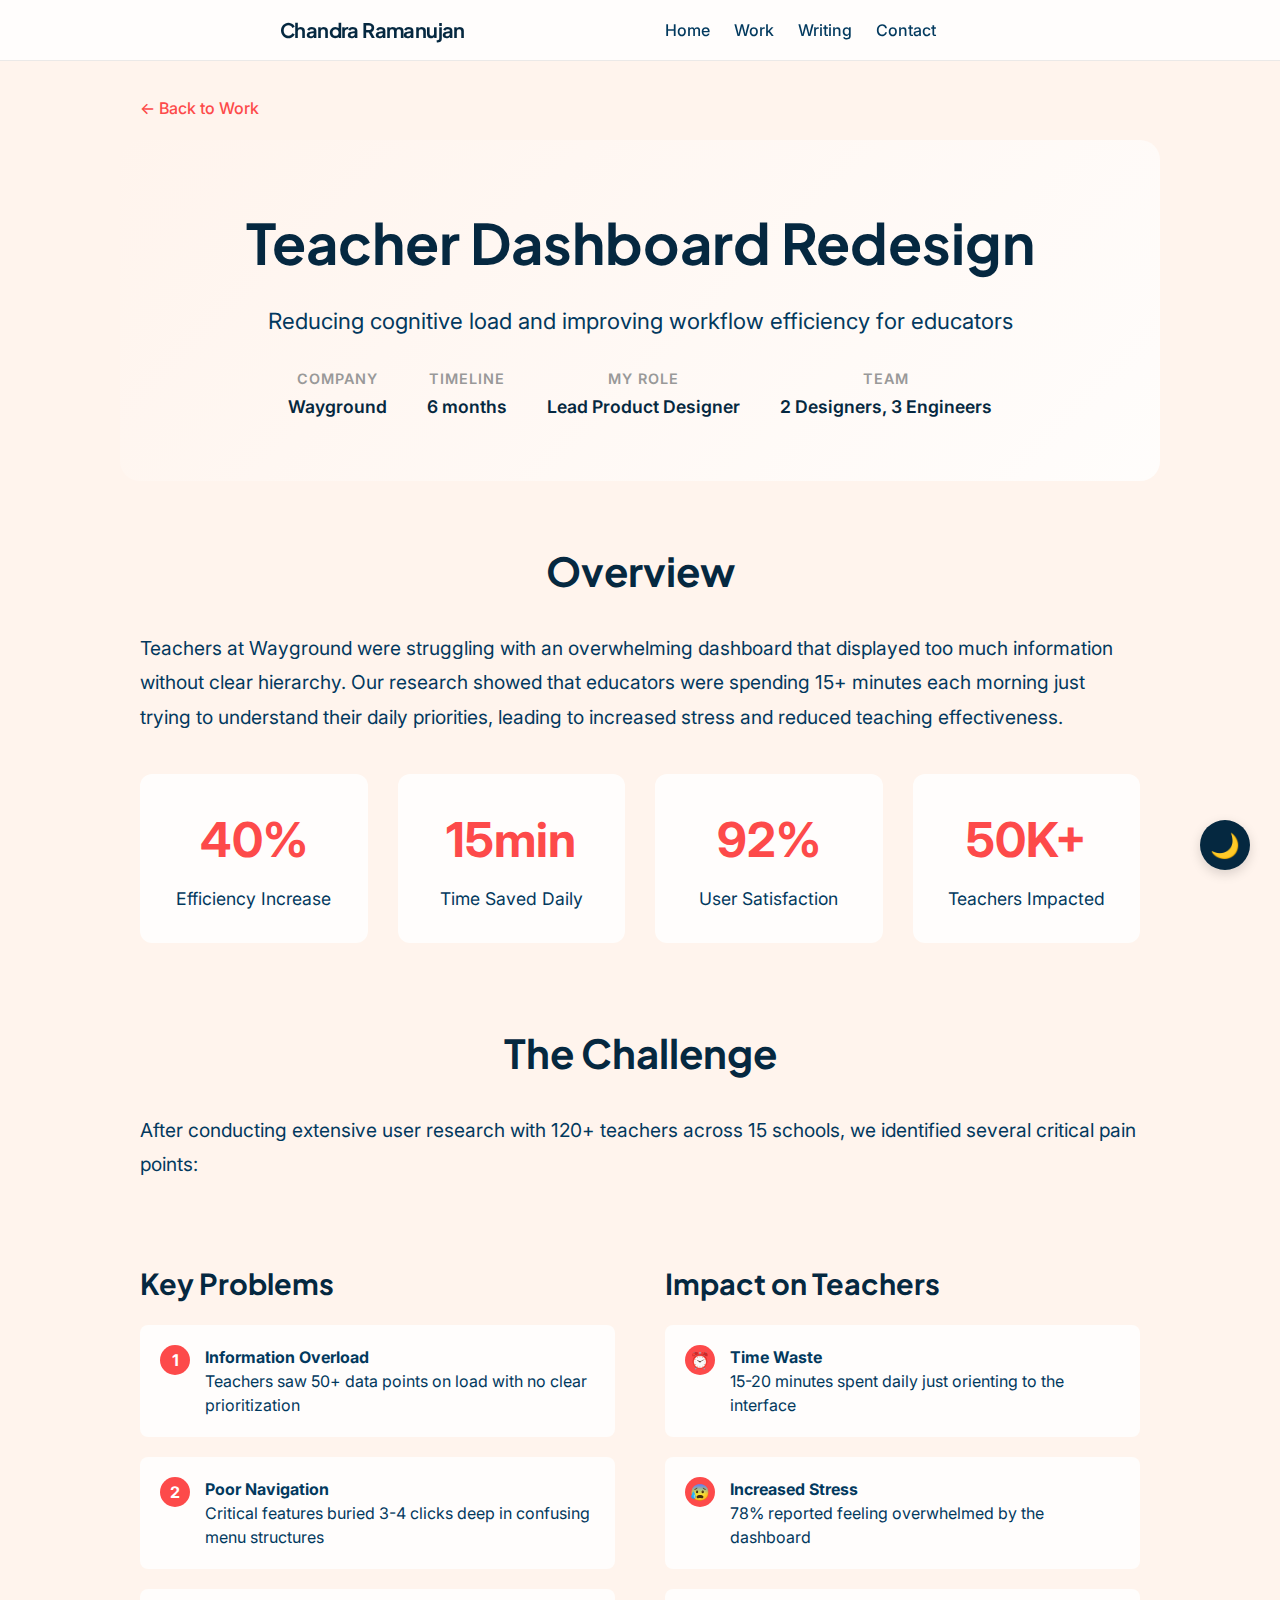
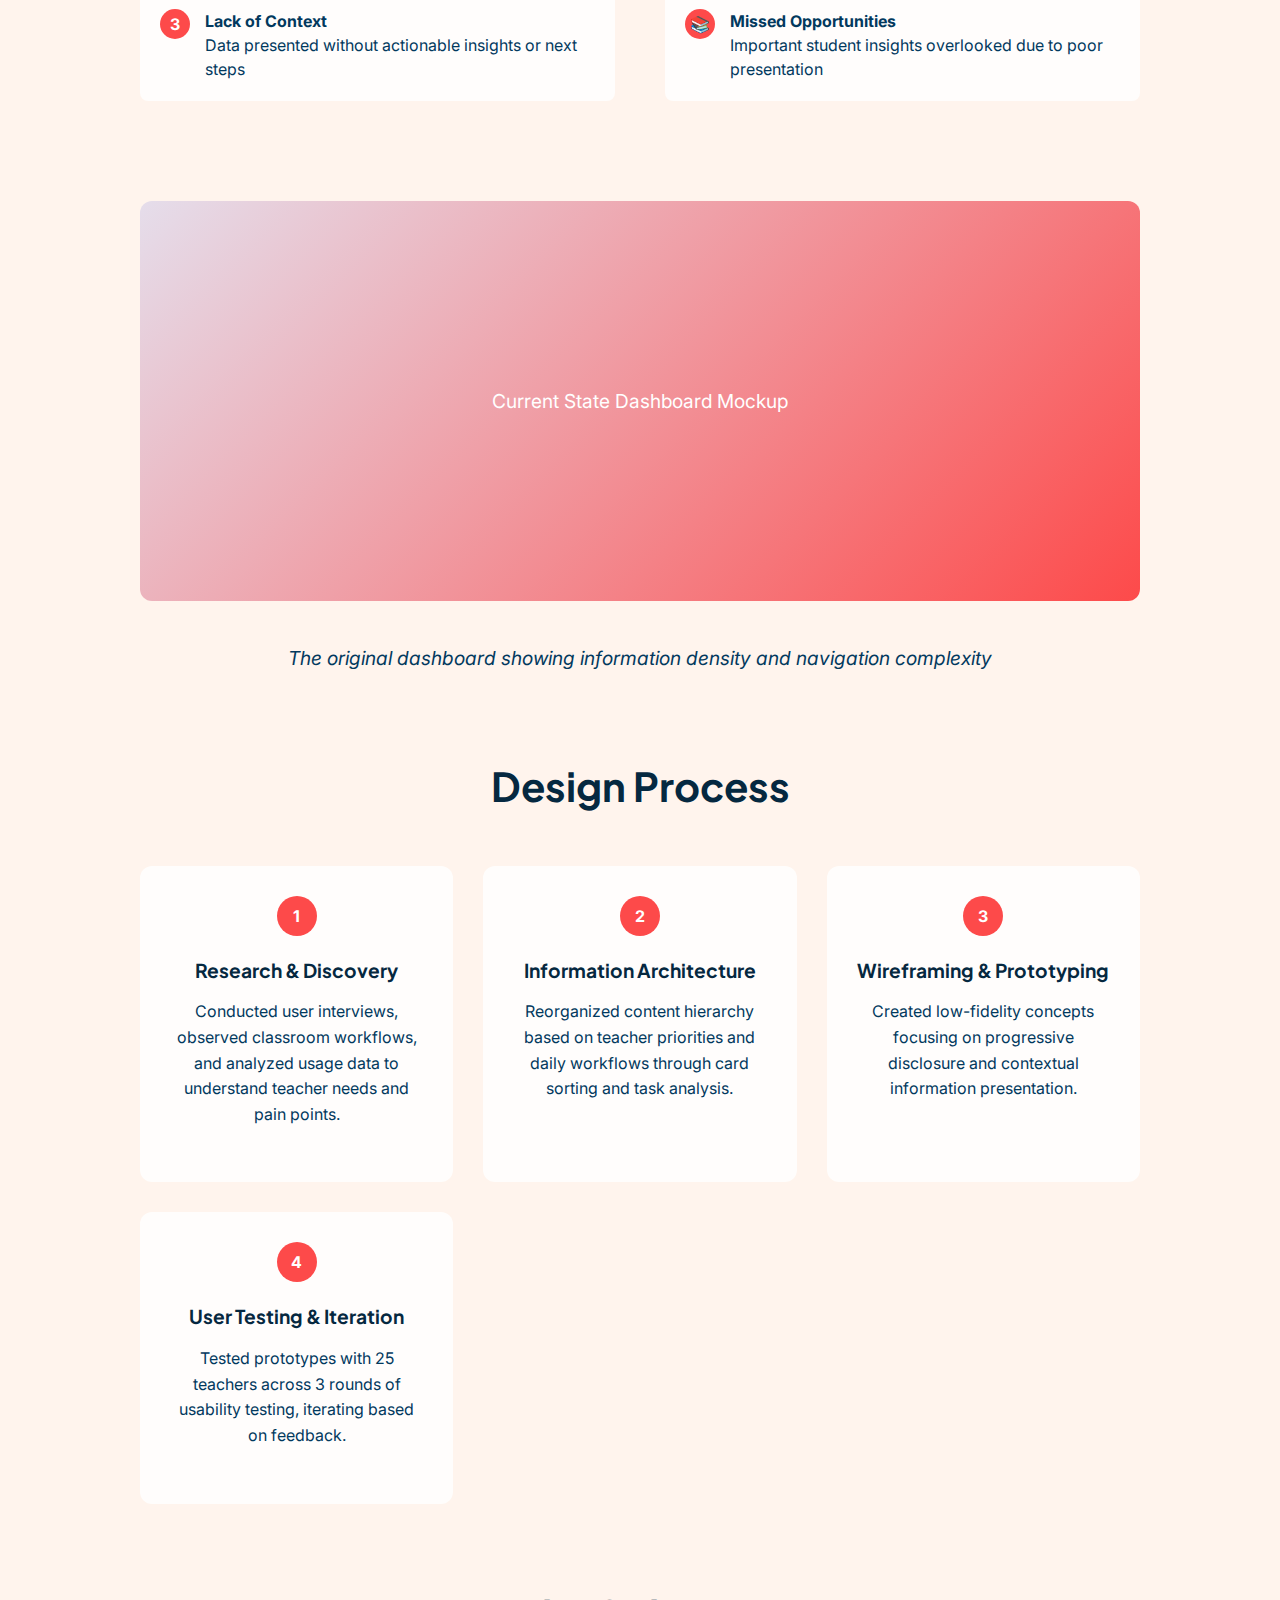
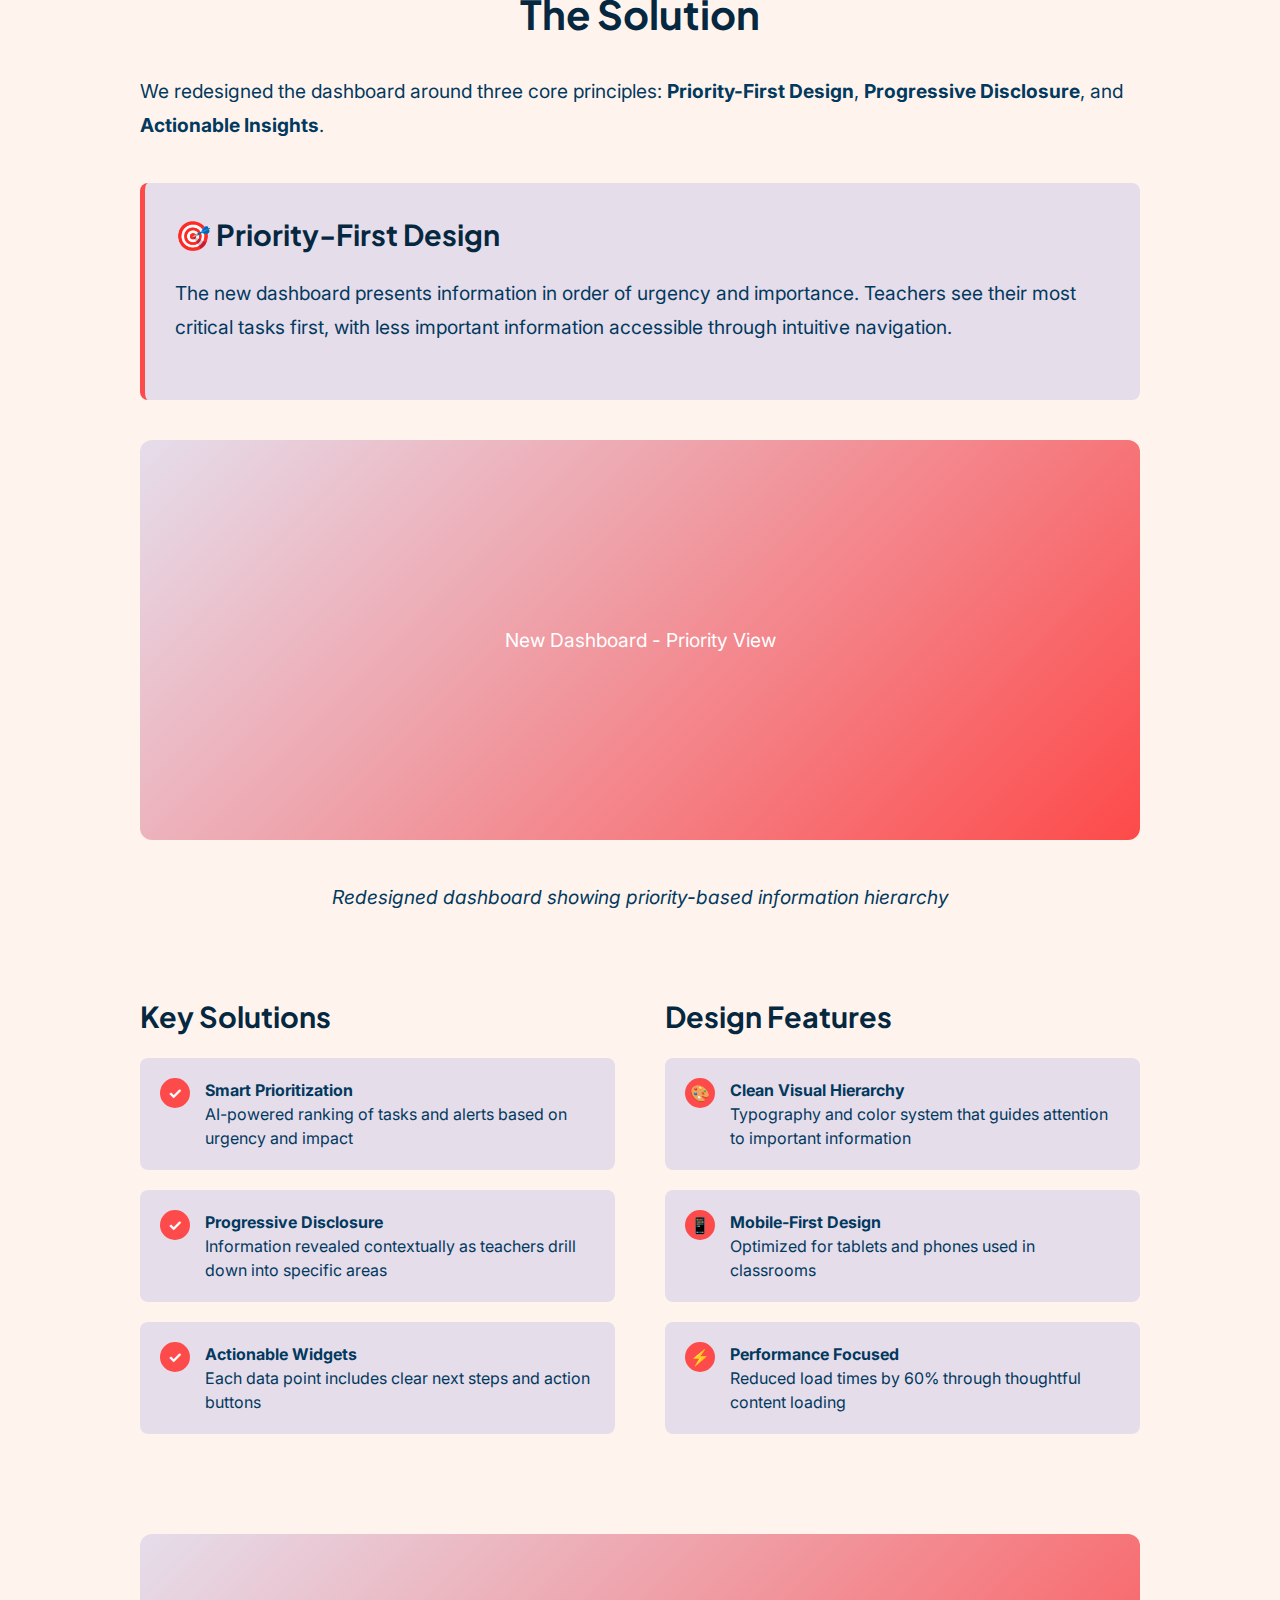
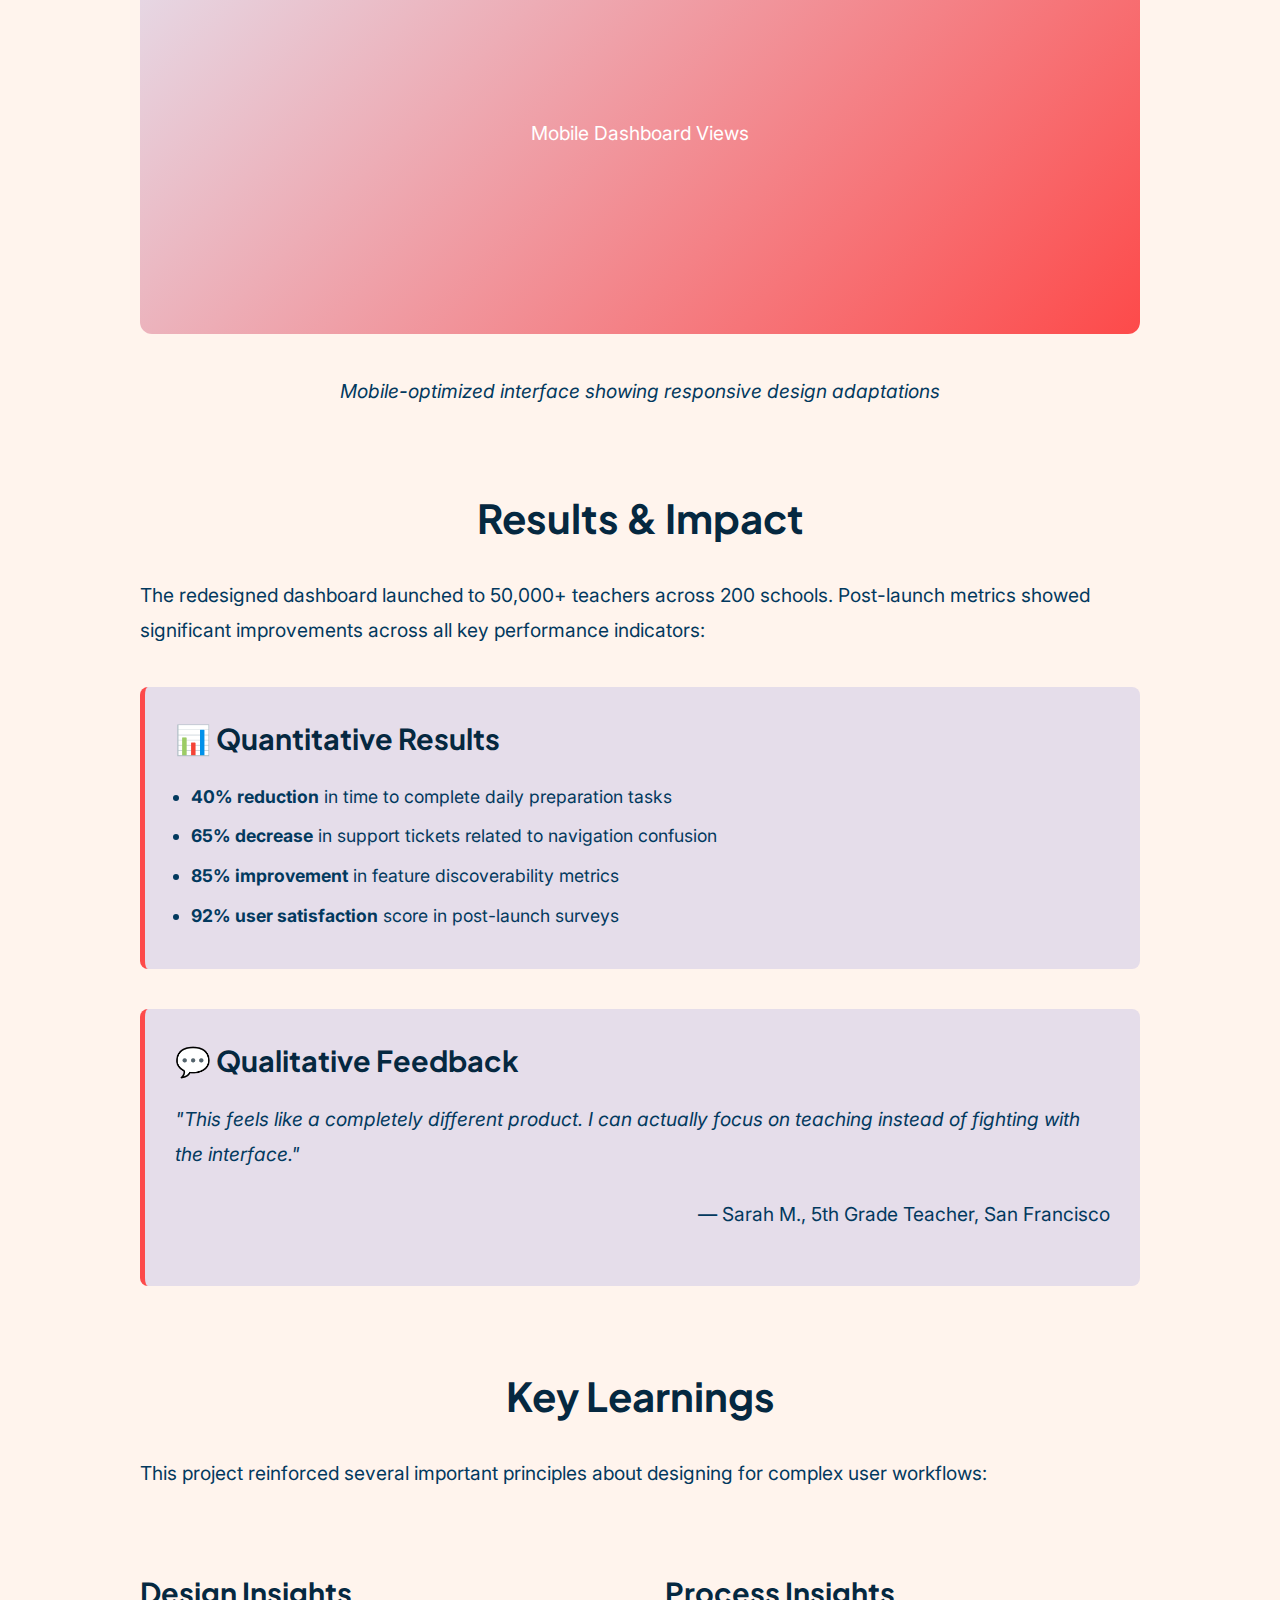
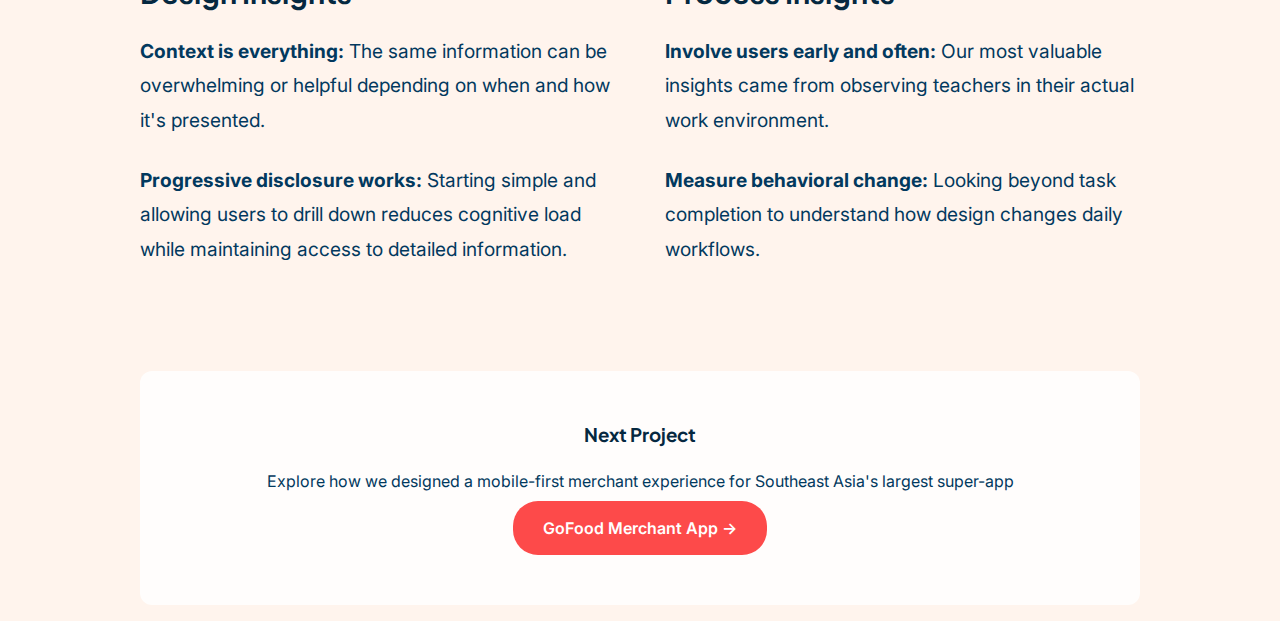
<file: case-study-wayground.html>
<!DOCTYPE html>
<html lang="en">

<head>
  <meta charset="utf-8">
  <meta http-equiv="X-UA-Compatible" content="IE=edge">
  <meta name="viewport" content="width=device-width, initial-scale=1">
  <title>Teacher Dashboard Redesign - Chandra Ramanujan</title>
  <meta property="og:title" content="Teacher Dashboard Redesign Case Study - Chandra Ramanujan" />
  <meta name="author" content="Chandra Ramanujan" />
  <meta property="og:locale" content="en_US" />
  <meta name="description" content="How we reduced teacher cognitive load and improved workflow efficiency by 40%" />
  <meta property="og:site_name" content="Chandra Ramanujan" />
  <meta name="twitter:card" content="summary" />
  <meta property="twitter:title" content="Teacher Dashboard Redesign Case Study" />
  
  <link rel="shortcut icon" type="image/x-icon" href="favicon.ico">
  <link rel="preconnect" href="https://fonts.googleapis.com">
  <link rel="preconnect" href="https://fonts.gstatic.com" crossorigin>
  <link href="https://fonts.googleapis.com/css2?family=Plus+Jakarta+Sans:wght@500;600;700;800&family=Inter:wght@400;500;600&display=swap" rel="stylesheet">
  <link rel="stylesheet" href="style.css">
  <link rel="stylesheet" href="fonts.css">
  <style>
    .case-study-container {
      max-width: 1000px;
      margin: 0 auto;
      padding: 0 20px;
    }
    
    .back-button {
      display: inline-flex;
      align-items: center;
      gap: 8px;
      color: var(--accent-color);
      text-decoration: none;
      margin: 20px 0;
      font-weight: 500;
      transition: transform 0.2s ease;
    }
    
    .back-button:hover {
      transform: translateX(-5px);
    }
    
    .case-hero {
      padding: 60px 0;
      text-align: center;
      background: linear-gradient(135deg, var(--background-color), var(--overlay-color));
      margin: 0 -20px 60px;
      border-radius: 20px;
    }
    
    .case-hero h1 {
      font-size: 3.5em;
      margin-bottom: 20px;
      color: var(--text-color-dark);
      animation: fadeInUp 0.6s ease;
    }
    
    .case-subtitle {
      font-size: 1.4em;
      color: var(--text-color);
      margin-bottom: 30px;
      animation: fadeInUp 0.6s ease 0.1s both;
    }
    
    .case-meta {
      display: flex;
      justify-content: center;
      gap: 40px;
      flex-wrap: wrap;
      animation: fadeInUp 0.6s ease 0.2s both;
    }
    
    .meta-item {
      text-align: center;
    }
    
    .meta-label {
      font-size: 0.9em;
      color: var(--text-color-light);
      text-transform: uppercase;
      font-weight: 600;
      letter-spacing: 1px;
    }
    
    .meta-value {
      font-size: 1.1em;
      color: var(--text-color-dark);
      font-weight: 600;
      margin-top: 5px;
    }
    
    .section {
      margin-bottom: 80px;
      animation: fadeInUp 0.6s ease both;
    }
    
    .section h2 {
      font-size: 2.5em;
      color: var(--text-color-dark);
      margin-bottom: 30px;
      text-align: center;
    }
    
    .section h3 {
      font-size: 1.8em;
      color: var(--text-color-dark);
      margin-bottom: 20px;
      margin-top: 40px;
    }
    
    .section p {
      font-size: 1.2em;
      line-height: 1.8;
      color: var(--text-color);
      margin-bottom: 25px;
    }
    
    .highlight-box {
      background: var(--accent-color-light);
      border-left: 5px solid var(--accent-color);
      padding: 30px;
      border-radius: 8px;
      margin: 40px 0;
    }
    
    .highlight-box h3 {
      color: var(--text-color-dark);
      margin-top: 0;
    }
    
    .stats-grid {
      display: grid;
      grid-template-columns: repeat(auto-fit, minmax(200px, 1fr));
      gap: 30px;
      margin: 40px 0;
    }
    
    .stat-card {
      text-align: center;
      padding: 30px;
      background: var(--overlay-color);
      border-radius: 12px;
    }
    
    .stat-number {
      font-size: 3em;
      font-weight: bold;
      color: var(--accent-color);
      margin-bottom: 10px;
    }
    
    .stat-label {
      color: var(--text-color);
      font-size: 1.1em;
    }
    
    .process-steps {
      display: grid;
      grid-template-columns: repeat(auto-fit, minmax(250px, 1fr));
      gap: 30px;
      margin: 50px 0;
    }
    
    .process-step {
      text-align: center;
      padding: 30px;
      background: var(--overlay-color);
      border-radius: 12px;
      position: relative;
    }
    
    .step-number {
      width: 40px;
      height: 40px;
      background: var(--accent-color);
      color: white;
      border-radius: 50%;
      display: flex;
      align-items: center;
      justify-content: center;
      font-weight: bold;
      margin: 0 auto 20px;
    }
    
    .process-step h4 {
      color: var(--text-color-dark);
      margin-bottom: 15px;
      font-size: 1.2em;
    }
    
    .process-step p {
      font-size: 1em;
      line-height: 1.6;
    }
    
    .image-placeholder {
      width: 100%;
      height: 400px;
      background: linear-gradient(135deg, var(--accent-color-light), var(--accent-color));
      border-radius: 12px;
      display: flex;
      align-items: center;
      justify-content: center;
      color: white;
      font-size: 1.2em;
      margin: 40px 0;
      position: relative;
    }
    
    .image-caption {
      text-align: center;
      font-style: italic;
      color: var(--text-color-light);
      margin-top: 15px;
    }
    
    .two-column {
      display: grid;
      grid-template-columns: 1fr 1fr;
      gap: 50px;
      margin: 40px 0;
    }
    
    .challenge-item {
      display: flex;
      gap: 15px;
      margin-bottom: 20px;
      padding: 20px;
      background: var(--overlay-color);
      border-radius: 8px;
    }
    
    .challenge-icon {
      width: 30px;
      height: 30px;
      background: var(--accent-color);
      color: white;
      border-radius: 50%;
      display: flex;
      align-items: center;
      justify-content: center;
      font-weight: bold;
      flex-shrink: 0;
    }
    
    .solution-item {
      display: flex;
      gap: 15px;
      margin-bottom: 20px;
      padding: 20px;
      background: var(--accent-color-light);
      border-radius: 8px;
    }
    
    .solution-icon {
      width: 30px;
      height: 30px;
      background: var(--accent-color);
      color: white;
      border-radius: 50%;
      display: flex;
      align-items: center;
      justify-content: center;
      font-weight: bold;
      flex-shrink: 0;
    }
    
    .next-project {
      text-align: center;
      padding: 50px;
      background: var(--overlay-color);
      border-radius: 12px;
      margin-top: 80px;
    }
    
    .next-project h3 {
      color: var(--text-color-dark);
      margin-bottom: 20px;
    }
    
    .next-btn {
      display: inline-block;
      padding: 15px 30px;
      background: var(--accent-color);
      color: white;
      text-decoration: none;
      border-radius: 25px;
      font-weight: 600;
      transition: transform 0.2s ease;
    }
    
    .next-btn:hover {
      transform: translateY(-2px);
      background: var(--accent-color-dark);
    }
    
    @keyframes fadeInUp {
      from {
        opacity: 0;
        transform: translateY(30px);
      }
      to {
        opacity: 1;
        transform: translateY(0);
      }
    }
    
    @media (max-width: 768px) {
      .case-hero {
        padding: 40px 20px;
      }
      
      .case-hero h1 {
        font-size: 2.5em;
      }
      
      .case-meta {
        gap: 20px;
      }
      
      .two-column {
        grid-template-columns: 1fr;
        gap: 30px;
      }
      
      .process-steps {
        grid-template-columns: 1fr;
      }
    }
  </style>
</head>
  
<body>
  <header class="site-header">
    <div class="wrapper">
      <a class="site-title" rel="author" href="/">Chandra Ramanujan</a>
     <nav class="site-nav">
  <div class="wrapper nav-wrapper">
    <input type="checkbox" id="nav-trigger" class="nav-trigger" />
    <label for="nav-trigger">
      <span class="menu-icon">
        <svg viewBox="0 0 18 15" width="18px" height="15px">
          <path d="M18,1.484c0,0.82-0.665,1.484-1.484,1.484H1.484C0.665,2.969,0,2.304,0,1.484l0,0C0,0.665,0.665,0,1.484,0 h15.032C17.335,0,18,0.665,18,1.484L18,1.484z M18,7.516C18,8.335,17.335,9,16.516,9H1.484C0.665,9,0,8.335,0,7.516l0,0 c0-0.82,0.665-1.484,1.484-1.484h15.032C17.335,6.031,18,6.696,18,7.516L18,7.516z M18,13.516C18,14.335,17.335,15,16.516,15H1.484 C0.665,15,0,14.335,0,13.516l0,0c0-0.82,0.665-1.483,1.484-1.483h15.032C17.335,12.031,18,12.695,18,13.516L18,13.516z"/>
        </svg>
      </span>
    </label>
    <div class="trigger">
      <a class="page-link" href="/">Home</a>
      <a class="page-link" href="work.html">Work</a>
      <a class="page-link" href="writing.html">Writing</a>
      <a class="page-link" href="contact.html">Contact</a>
    </div>
  </div>
</nav>

    </div>
  </header>
  
  <main class="page-content" aria-label="Content">
    <div class="case-study-container">
      
      <a href="work.html" class="back-button">
        ← Back to Work
      </a>
      
      <div class="case-hero">
        <h1>Teacher Dashboard Redesign</h1>
        <p class="case-subtitle">Reducing cognitive load and improving workflow efficiency for educators</p>
        <div class="case-meta">
          <div class="meta-item">
            <div class="meta-label">Company</div>
            <div class="meta-value">Wayground</div>
          </div>
          <div class="meta-item">
            <div class="meta-label">Timeline</div>
            <div class="meta-value">6 months</div>
          </div>
          <div class="meta-item">
            <div class="meta-label">My Role</div>
            <div class="meta-value">Lead Product Designer</div>
          </div>
          <div class="meta-item">
            <div class="meta-label">Team</div>
            <div class="meta-value">2 Designers, 3 Engineers</div>
          </div>
        </div>
      </div>
      
      <div class="section">
        <h2>Overview</h2>
        <p>Teachers at Wayground were struggling with an overwhelming dashboard that displayed too much information without clear hierarchy. Our research showed that educators were spending 15+ minutes each morning just trying to understand their daily priorities, leading to increased stress and reduced teaching effectiveness.</p>
        
        <div class="stats-grid">
          <div class="stat-card">
            <div class="stat-number">40%</div>
            <div class="stat-label">Efficiency Increase</div>
          </div>
          <div class="stat-card">
            <div class="stat-number">15min</div>
            <div class="stat-label">Time Saved Daily</div>
          </div>
          <div class="stat-card">
            <div class="stat-number">92%</div>
            <div class="stat-label">User Satisfaction</div>
          </div>
          <div class="stat-card">
            <div class="stat-number">50K+</div>
            <div class="stat-label">Teachers Impacted</div>
          </div>
        </div>
      </div>
      
      <div class="section">
        <h2>The Challenge</h2>
        <p>After conducting extensive user research with 120+ teachers across 15 schools, we identified several critical pain points:</p>
        
        <div class="two-column">
          <div>
            <h3>Key Problems</h3>
            <div class="challenge-item">
              <div class="challenge-icon">1</div>
              <div>
                <strong>Information Overload</strong><br>
                Teachers saw 50+ data points on load with no clear prioritization
              </div>
            </div>
            <div class="challenge-item">
              <div class="challenge-icon">2</div>
              <div>
                <strong>Poor Navigation</strong><br>
                Critical features buried 3-4 clicks deep in confusing menu structures
              </div>
            </div>
            <div class="challenge-item">
              <div class="challenge-icon">3</div>
              <div>
                <strong>Lack of Context</strong><br>
                Data presented without actionable insights or next steps
              </div>
            </div>
          </div>
          
          <div>
            <h3>Impact on Teachers</h3>
            <div class="challenge-item">
              <div class="challenge-icon">⏰</div>
              <div>
                <strong>Time Waste</strong><br>
                15-20 minutes spent daily just orienting to the interface
              </div>
            </div>
            <div class="challenge-item">
              <div class="challenge-icon">😰</div>
              <div>
                <strong>Increased Stress</strong><br>
                78% reported feeling overwhelmed by the dashboard
              </div>
            </div>
            <div class="challenge-item">
              <div class="challenge-icon">📚</div>
              <div>
                <strong>Missed Opportunities</strong><br>
                Important student insights overlooked due to poor presentation
              </div>
            </div>
          </div>
        </div>
      </div>
      
      <div class="section">
        <div class="image-placeholder">
          <div>Current State Dashboard Mockup</div>
        </div>
        <p class="image-caption">The original dashboard showing information density and navigation complexity</p>
      </div>
      
      <div class="section">
        <h2>Design Process</h2>
        <div class="process-steps">
          <div class="process-step">
            <div class="step-number">1</div>
            <h4>Research & Discovery</h4>
            <p>Conducted user interviews, observed classroom workflows, and analyzed usage data to understand teacher needs and pain points.</p>
          </div>
          <div class="process-step">
            <div class="step-number">2</div>
            <h4>Information Architecture</h4>
            <p>Reorganized content hierarchy based on teacher priorities and daily workflows through card sorting and task analysis.</p>
          </div>
          <div class="process-step">
            <div class="step-number">3</div>
            <h4>Wireframing & Prototyping</h4>
            <p>Created low-fidelity concepts focusing on progressive disclosure and contextual information presentation.</p>
          </div>
          <div class="process-step">
            <div class="step-number">4</div>
            <h4>User Testing & Iteration</h4>
            <p>Tested prototypes with 25 teachers across 3 rounds of usability testing, iterating based on feedback.</p>
          </div>
        </div>
      </div>
      
      <div class="section">
        <h2>The Solution</h2>
        <p>We redesigned the dashboard around three core principles: <strong>Priority-First Design</strong>, <strong>Progressive Disclosure</strong>, and <strong>Actionable Insights</strong>.</p>
        
        <div class="highlight-box">
          <h3>🎯 Priority-First Design</h3>
          <p>The new dashboard presents information in order of urgency and importance. Teachers see their most critical tasks first, with less important information accessible through intuitive navigation.</p>
        </div>
        
        <div class="image-placeholder">
          <div>New Dashboard - Priority View</div>
        </div>
        <p class="image-caption">Redesigned dashboard showing priority-based information hierarchy</p>
        
        <div class="two-column">
          <div>
            <h3>Key Solutions</h3>
            <div class="solution-item">
              <div class="solution-icon">✓</div>
              <div>
                <strong>Smart Prioritization</strong><br>
                AI-powered ranking of tasks and alerts based on urgency and impact
              </div>
            </div>
            <div class="solution-item">
              <div class="solution-icon">✓</div>
              <div>
                <strong>Progressive Disclosure</strong><br>
                Information revealed contextually as teachers drill down into specific areas
              </div>
            </div>
            <div class="solution-item">
              <div class="solution-icon">✓</div>
              <div>
                <strong>Actionable Widgets</strong><br>
                Each data point includes clear next steps and action buttons
              </div>
            </div>
          </div>
          
          <div>
            <h3>Design Features</h3>
            <div class="solution-item">
              <div class="solution-icon">🎨</div>
              <div>
                <strong>Clean Visual Hierarchy</strong><br>
                Typography and color system that guides attention to important information
              </div>
            </div>
            <div class="solution-item">
              <div class="solution-icon">📱</div>
              <div>
                <strong>Mobile-First Design</strong><br>
                Optimized for tablets and phones used in classrooms
              </div>
            </div>
            <div class="solution-item">
              <div class="solution-icon">⚡</div>
              <div>
                <strong>Performance Focused</strong><br>
                Reduced load times by 60% through thoughtful content loading
              </div>
            </div>
          </div>
        </div>
      </div>
      
      <div class="section">
        <div class="image-placeholder">
          <div>Mobile Dashboard Views</div>
        </div>
        <p class="image-caption">Mobile-optimized interface showing responsive design adaptations</p>
      </div>
      
      <div class="section">
        <h2>Results & Impact</h2>
        <p>The redesigned dashboard launched to 50,000+ teachers across 200 schools. Post-launch metrics showed significant improvements across all key performance indicators:</p>
        
        <div class="highlight-box">
          <h3>📊 Quantitative Results</h3>
          <ul style="font-size: 1.1em; line-height: 1.8;">
            <li><strong>40% reduction</strong> in time to complete daily preparation tasks</li>
            <li><strong>65% decrease</strong> in support tickets related to navigation confusion</li>
            <li><strong>85% improvement</strong> in feature discoverability metrics</li>
            <li><strong>92% user satisfaction</strong> score in post-launch surveys</li>
          </ul>
        </div>
        
        <div class="highlight-box">
          <h3>💬 Qualitative Feedback</h3>
          <p><em>"This feels like a completely different product. I can actually focus on teaching instead of fighting with the interface."</em></p>
          <p style="text-align: right; margin-top: 15px;">— Sarah M., 5th Grade Teacher, San Francisco</p>
        </div>
      </div>
      
      <div class="section">
        <h2>Key Learnings</h2>
        <p>This project reinforced several important principles about designing for complex user workflows:</p>
        
        <div class="two-column">
          <div>
            <h3>Design Insights</h3>
            <p><strong>Context is everything:</strong> The same information can be overwhelming or helpful depending on when and how it's presented.</p>
            <p><strong>Progressive disclosure works:</strong> Starting simple and allowing users to drill down reduces cognitive load while maintaining access to detailed information.</p>
          </div>
          <div>
            <h3>Process Insights</h3>
            <p><strong>Involve users early and often:</strong> Our most valuable insights came from observing teachers in their actual work environment.</p>
            <p><strong>Measure behavioral change:</strong> Looking beyond task completion to understand how design changes daily workflows.</p>
          </div>
        </div>
      </div>
      
      <div class="next-project">
        <h3>Next Project</h3>
        <p>Explore how we designed a mobile-first merchant experience for Southeast Asia's largest super-app</p>
        <a href="#" class="next-btn">GoFood Merchant App →</a>
      </div>
      
    </div>
  </main>
  
  <script>
    // Add intersection observer for animations
    const observerOptions = {
      threshold: 0.1,
      rootMargin: '0px 0px -50px 0px'
    };
    
    const observer = new IntersectionObserver((entries) => {
      entries.forEach(entry => {
        if (entry.isIntersecting) {
          entry.target.style.animationPlayState = 'running';
        }
      });
    }, observerOptions);
    
    // Observe all sections
    document.querySelectorAll('.section').forEach(section => {
      section.style.animationPlayState = 'paused';
      observer.observe(section);
    });
  </script>
  <script src="theme-toggle.js"></script>
</body>
</html>
</file>
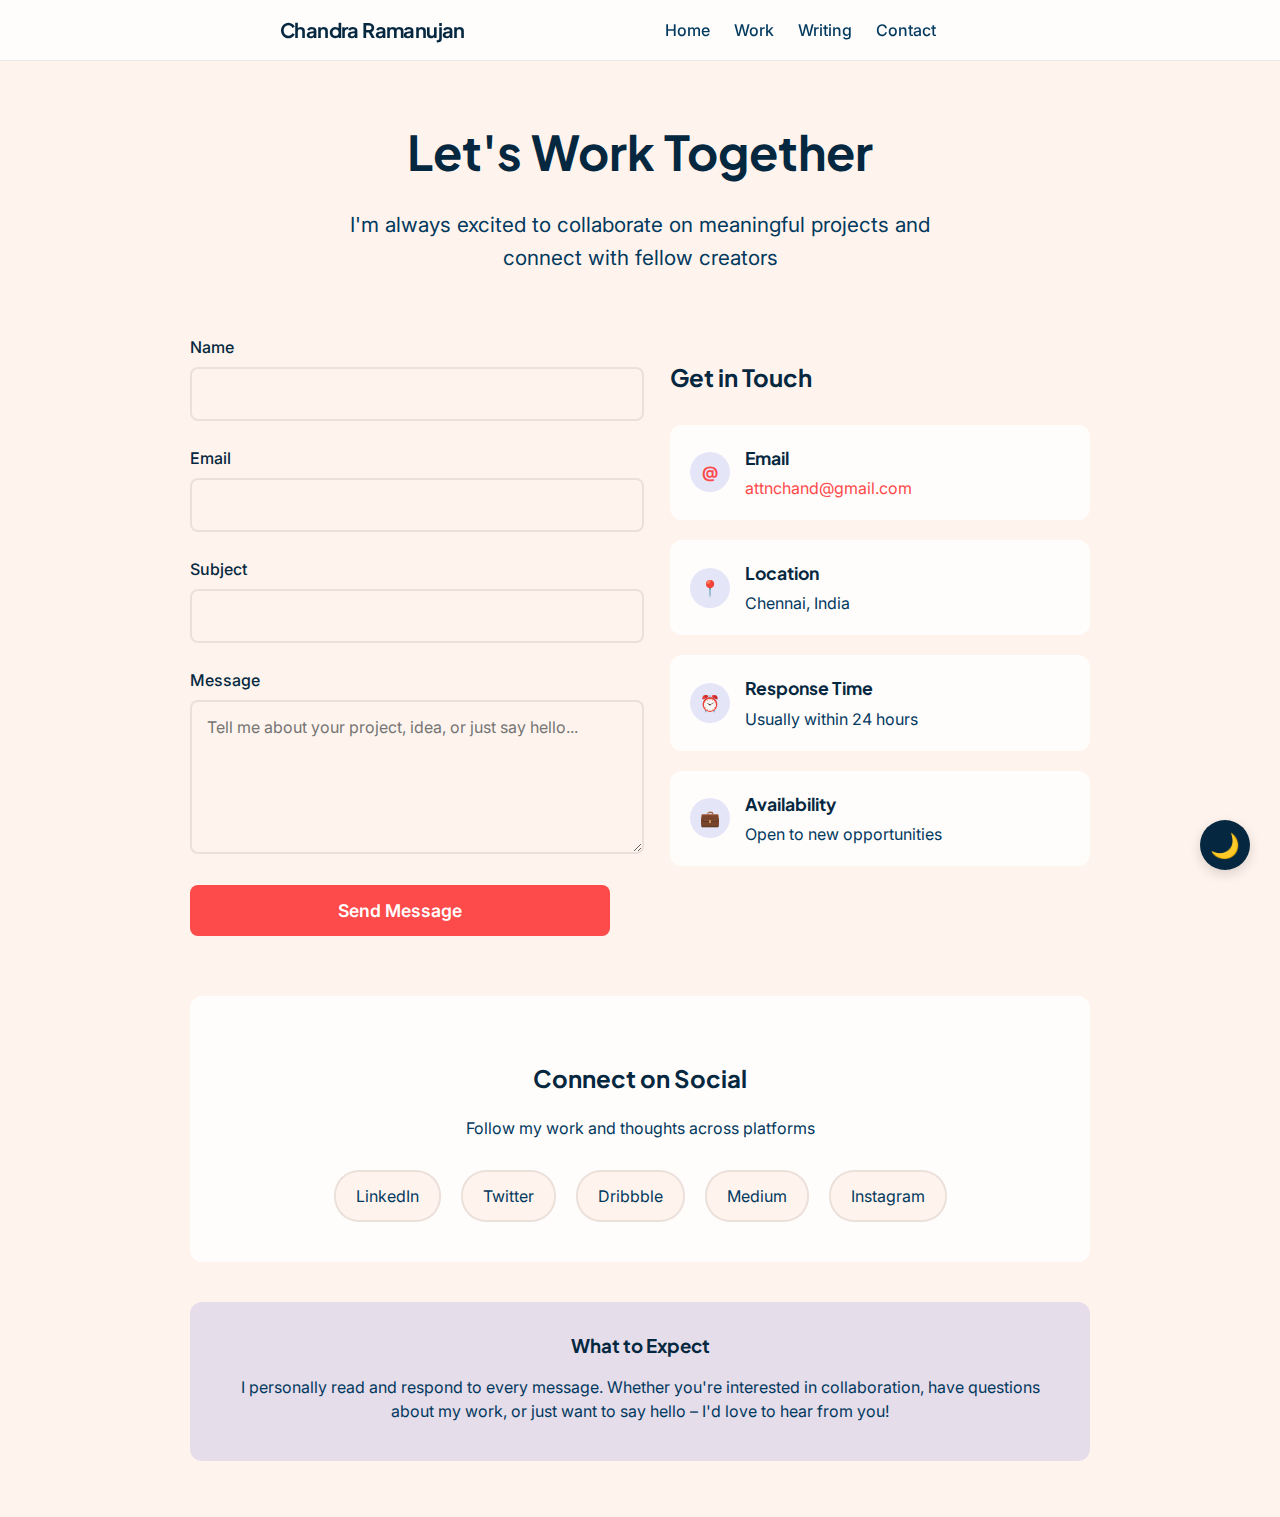
<file: contact.html>
<!DOCTYPE html>
<html lang="en">

<head>
  <meta charset="utf-8">
  <meta http-equiv="X-UA-Compatible" content="IE=edge">
  <meta name="viewport" content="width=device-width, initial-scale=1">
  <title>Contact - Chandra Ramanujan</title>
  <meta property="og:title" content="Contact - Chandra Ramanujan" />
  <meta name="author" content="Chandra Ramanujan" />
  <meta property="og:locale" content="en_US" />
  <meta name="description" content="Get in touch with Chandra Ramanujan for design collaborations and opportunities" />
  <meta property="og:site_name" content="Chandra Ramanujan" />
  <meta name="twitter:card" content="summary" />
  <meta property="twitter:title" content="Contact - Chandra Ramanujan" />
  
  <link rel="shortcut icon" type="image/x-icon" href="favicon.ico">
  <link rel="preconnect" href="https://fonts.googleapis.com">
  <link rel="preconnect" href="https://fonts.gstatic.com" crossorigin>
  <link href="https://fonts.googleapis.com/css2?family=Plus+Jakarta+Sans:wght@500;600;700;800&family=Inter:wght@400;500;600&display=swap" rel="stylesheet">
  <link rel="stylesheet" href="style.css">
  <link rel="stylesheet" href="fonts.css">
  <style>
    .contact-container {
      max-width: 900px;
      margin: 0 auto;
      padding: 40px 20px;
    }
    
    .contact-hero {
      text-align: center;
      margin-bottom: 60px;
      animation: fadeInUp 0.6s ease;
    }
    
    .contact-hero h1 {
      font-size: 3em;
      margin-bottom: 20px;
      color: var(--text-color-dark);
    }
    
    .contact-hero p {
      font-size: 1.3em;
      color: var(--text-color);
      max-width: 600px;
      margin: 0 auto;
      line-height: 1.6;
    }
    
    .contact-content {
      display: grid;
      grid-template-columns: 1fr 1fr;
      gap: 60px;
      margin-bottom: 60px;
    }
    
    .contact-form {
      animation: fadeInUp 0.6s ease 0.1s both;
    }
    
    .contact-info {
      animation: fadeInUp 0.6s ease 0.2s both;
    }
    
    .form-group {
      margin-bottom: 25px;
    }
    
    .form-group label {
      display: block;
      margin-bottom: 8px;
      color: var(--text-color-dark);
      font-weight: 500;
    }
    
    .form-group input,
    .form-group textarea {
      width: 100%;
      padding: 15px;
      border: 2px solid var(--overlay-edge-color);
      border-radius: 8px;
      background: var(--background-color);
      color: var(--text-color);
      font-size: 1em;
      transition: all 0.3s ease;
      font-family: inherit;
    }
    
    .form-group input:focus,
    .form-group textarea:focus {
      outline: none;
      border-color: var(--accent-color);
      box-shadow: 0 0 0 3px var(--accent-color-light);
    }
    
    .form-group textarea {
      resize: vertical;
      min-height: 120px;
    }
    
    .submit-btn {
      background: var(--accent-color);
      color: white;
      border: none;
      padding: 15px 30px;
      border-radius: 8px;
      font-size: 1.1em;
      font-weight: 600;
      cursor: pointer;
      transition: all 0.3s ease;
      width: 100%;
    }
    
    .submit-btn:hover {
      background: var(--accent-color-dark);
      transform: translateY(-2px);
    }
    
    .contact-info h2 {
      color: var(--text-color-dark);
      margin-bottom: 30px;
      font-size: 1.5em;
    }
    
    .contact-methods {
      space-y: 25px;
    }
    
    .contact-method {
      display: flex;
      align-items: center;
      gap: 15px;
      padding: 20px;
      background: var(--overlay-color);
      border-radius: 12px;
      margin-bottom: 20px;
      transition: all 0.3s ease;
    }
    
    .contact-method:hover {
      transform: translateY(-2px);
      box-shadow: 0 8px 25px rgba(0,0,0,0.1);
    }
    
    .contact-icon {
      width: 40px;
      height: 40px;
      background: var(--accent-color-light);
      border-radius: 50%;
      display: flex;
      align-items: center;
      justify-content: center;
      color: var(--accent-color);
      font-weight: bold;
    }
    
    .contact-details h3 {
      color: var(--text-color-dark);
      margin-bottom: 5px;
      font-size: 1.1em;
    }
    
    .contact-details p {
      color: var(--text-color);
      margin: 0;
    }
    
    .contact-details a {
      color: var(--accent-color);
      text-decoration: none;
    }
    
    .contact-details a:hover {
      text-decoration: underline;
    }
    
    .social-section {
      text-align: center;
      padding: 40px;
      background: var(--overlay-color);
      border-radius: 12px;
      margin-bottom: 40px;
      animation: fadeInUp 0.6s ease 0.3s both;
    }
    
    .social-section h2 {
      color: var(--text-color-dark);
      margin-bottom: 20px;
    }
    
    .social-section p {
      color: var(--text-color);
      margin-bottom: 30px;
    }
    
    .social-links-large {
      display: flex;
      justify-content: center;
      gap: 20px;
      flex-wrap: wrap;
    }
    
    .social-link-large {
      display: flex;
      align-items: center;
      gap: 10px;
      padding: 12px 20px;
      background: var(--background-color);
      border: 2px solid var(--overlay-edge-color);
      border-radius: 25px;
      text-decoration: none;
      color: var(--text-color);
      transition: all 0.3s ease;
    }
    
    .social-link-large:hover {
      border-color: var(--accent-color);
      background: var(--accent-color-light);
      transform: translateY(-2px);
    }
    
    .response-section {
      text-align: center;
      padding: 30px;
      background: var(--accent-color-light);
      border-radius: 12px;
      animation: fadeInUp 0.6s ease 0.4s both;
    }
    
    .response-section h3 {
      color: var(--text-color-dark);
      margin-bottom: 15px;
    }
    
    .response-section p {
      color: var(--text-color);
    }
    
    @keyframes fadeInUp {
      from {
        opacity: 0;
        transform: translateY(20px);
      }
      to {
        opacity: 1;
        transform: translateY(0);
      }
    }
    
    @media (max-width: 768px) {
      .contact-content {
        grid-template-columns: 1fr;
        gap: 40px;
      }
      
      .contact-hero h1 {
        font-size: 2em;
      }
      
      .social-links-large {
        flex-direction: column;
        align-items: center;
      }
    }
  </style>
</head>
  
<body>
  <header class="site-header">
    <div class="wrapper">
      <a class="site-title" rel="author" href="/">Chandra Ramanujan</a>
     <nav class="site-nav">
  <div class="wrapper nav-wrapper">
    <input type="checkbox" id="nav-trigger" class="nav-trigger" />
    <label for="nav-trigger">
      <span class="menu-icon">
        <svg viewBox="0 0 18 15" width="18px" height="15px">
          <path d="M18,1.484c0,0.82-0.665,1.484-1.484,1.484H1.484C0.665,2.969,0,2.304,0,1.484l0,0C0,0.665,0.665,0,1.484,0 h15.032C17.335,0,18,0.665,18,1.484L18,1.484z M18,7.516C18,8.335,17.335,9,16.516,9H1.484C0.665,9,0,8.335,0,7.516l0,0 c0-0.82,0.665-1.484,1.484-1.484h15.032C17.335,6.031,18,6.696,18,7.516L18,7.516z M18,13.516C18,14.335,17.335,15,16.516,15H1.484 C0.665,15,0,14.335,0,13.516l0,0c0-0.82,0.665-1.483,1.484-1.483h15.032C17.335,12.031,18,12.695,18,13.516L18,13.516z"/>
        </svg>
      </span>
    </label>
    <div class="trigger">
      <a class="page-link" href="/">Home</a>
      <a class="page-link" href="work.html">Work</a>
      <a class="page-link" href="writing.html">Writing</a>
      <a class="page-link" href="contact.html">Contact</a>
    </div>
  </div>
</nav>

    </div>
  </header>
  
  <main class="page-content" aria-label="Content">
    <div class="contact-container">
      
      <div class="contact-hero">
        <h1>Let's Work Together</h1>
        <p>I'm always excited to collaborate on meaningful projects and connect with fellow creators</p>
      </div>
      
      <div class="contact-content">
        
        <div class="contact-form">
          <form id="contactForm">
            <div class="form-group">
              <label for="name">Name</label>
              <input type="text" id="name" name="name" required>
            </div>
            
            <div class="form-group">
              <label for="email">Email</label>
              <input type="email" id="email" name="email" required>
            </div>
            
            <div class="form-group">
              <label for="subject">Subject</label>
              <input type="text" id="subject" name="subject" required>
            </div>
            
            <div class="form-group">
              <label for="message">Message</label>
              <textarea id="message" name="message" required placeholder="Tell me about your project, idea, or just say hello..."></textarea>
            </div>
            
            <button type="submit" class="submit-btn">Send Message</button>
          </form>
        </div>
        
        <div class="contact-info">
          <h2>Get in Touch</h2>
          
          <div class="contact-method">
            <div class="contact-icon">@</div>
            <div class="contact-details">
              <h3>Email</h3>
              <p><a href="mailto:attnchand@gmail.com">attnchand@gmail.com</a></p>
            </div>
          </div>
          
          <div class="contact-method">
            <div class="contact-icon">📍</div>
            <div class="contact-details">
              <h3>Location</h3>
              <p>Chennai, India</p>
            </div>
          </div>
          
          <div class="contact-method">
            <div class="contact-icon">⏰</div>
            <div class="contact-details">
              <h3>Response Time</h3>
              <p>Usually within 24 hours</p>
            </div>
          </div>
          
          <div class="contact-method">
            <div class="contact-icon">💼</div>
            <div class="contact-details">
              <h3>Availability</h3>
              <p>Open to new opportunities</p>
            </div>
          </div>
        </div>
        
      </div>
      
      <div class="social-section">
        <h2>Connect on Social</h2>
        <p>Follow my work and thoughts across platforms</p>
        <div class="social-links-large">
          <a href="https://www.linkedin.com/in/chandrasekharn/" class="social-link-large">
            <span>LinkedIn</span>
          </a>
          <a href="https://twitter.com/NCResq" class="social-link-large">
            <span>Twitter</span>
          </a>
          <a href="https://dribbble.com/NCResq/shots" class="social-link-large">
            <span>Dribbble</span>
          </a>
          <a href="https://medium.com/@NCResq" class="social-link-large">
            <span>Medium</span>
          </a>
          <a href="https://instagram.com/NCResq" class="social-link-large">
            <span>Instagram</span>
          </a>
        </div>
      </div>
      
      <div class="response-section">
        <h3>What to Expect</h3>
        <p>I personally read and respond to every message. Whether you're interested in collaboration, have questions about my work, or just want to say hello – I'd love to hear from you!</p>
      </div>
      
    </div>
  </main>
  
  <script>
    // Form handling
    document.getElementById('contactForm').addEventListener('submit', function(e) {
      e.preventDefault();
      
      // Get form data
      const formData = new FormData(this);
      const name = formData.get('name');
      const email = formData.get('email');
      const subject = formData.get('subject');
      const message = formData.get('message');
      
      // Create mailto link
      const mailtoLink = `mailto:attnchand@gmail.com?subject=${encodeURIComponent(subject)}&body=${encodeURIComponent(`Name: ${name}\nEmail: ${email}\n\nMessage:\n${message}`)}`;
      
      // Open email client
      window.location.href = mailtoLink;
      
      // Show confirmation
      const submitBtn = this.querySelector('.submit-btn');
      const originalText = submitBtn.textContent;
      submitBtn.textContent = 'Opening Email Client...';
      submitBtn.style.background = 'var(--text-color-light)';
      
      setTimeout(() => {
        submitBtn.textContent = originalText;
        submitBtn.style.background = 'var(--accent-color)';
      }, 2000);
    });
    
    // Form validation feedback
    const inputs = document.querySelectorAll('input, textarea');
    inputs.forEach(input => {
      input.addEventListener('blur', function() {
        if (this.value.trim() === '') {
          this.style.borderColor = 'var(--accent-color)';
        } else {
          this.style.borderColor = 'var(--overlay-edge-color)';
        }
      });
    });
  </script>
  <script src="theme-toggle.js"></script>
</body>
</html>
</file>
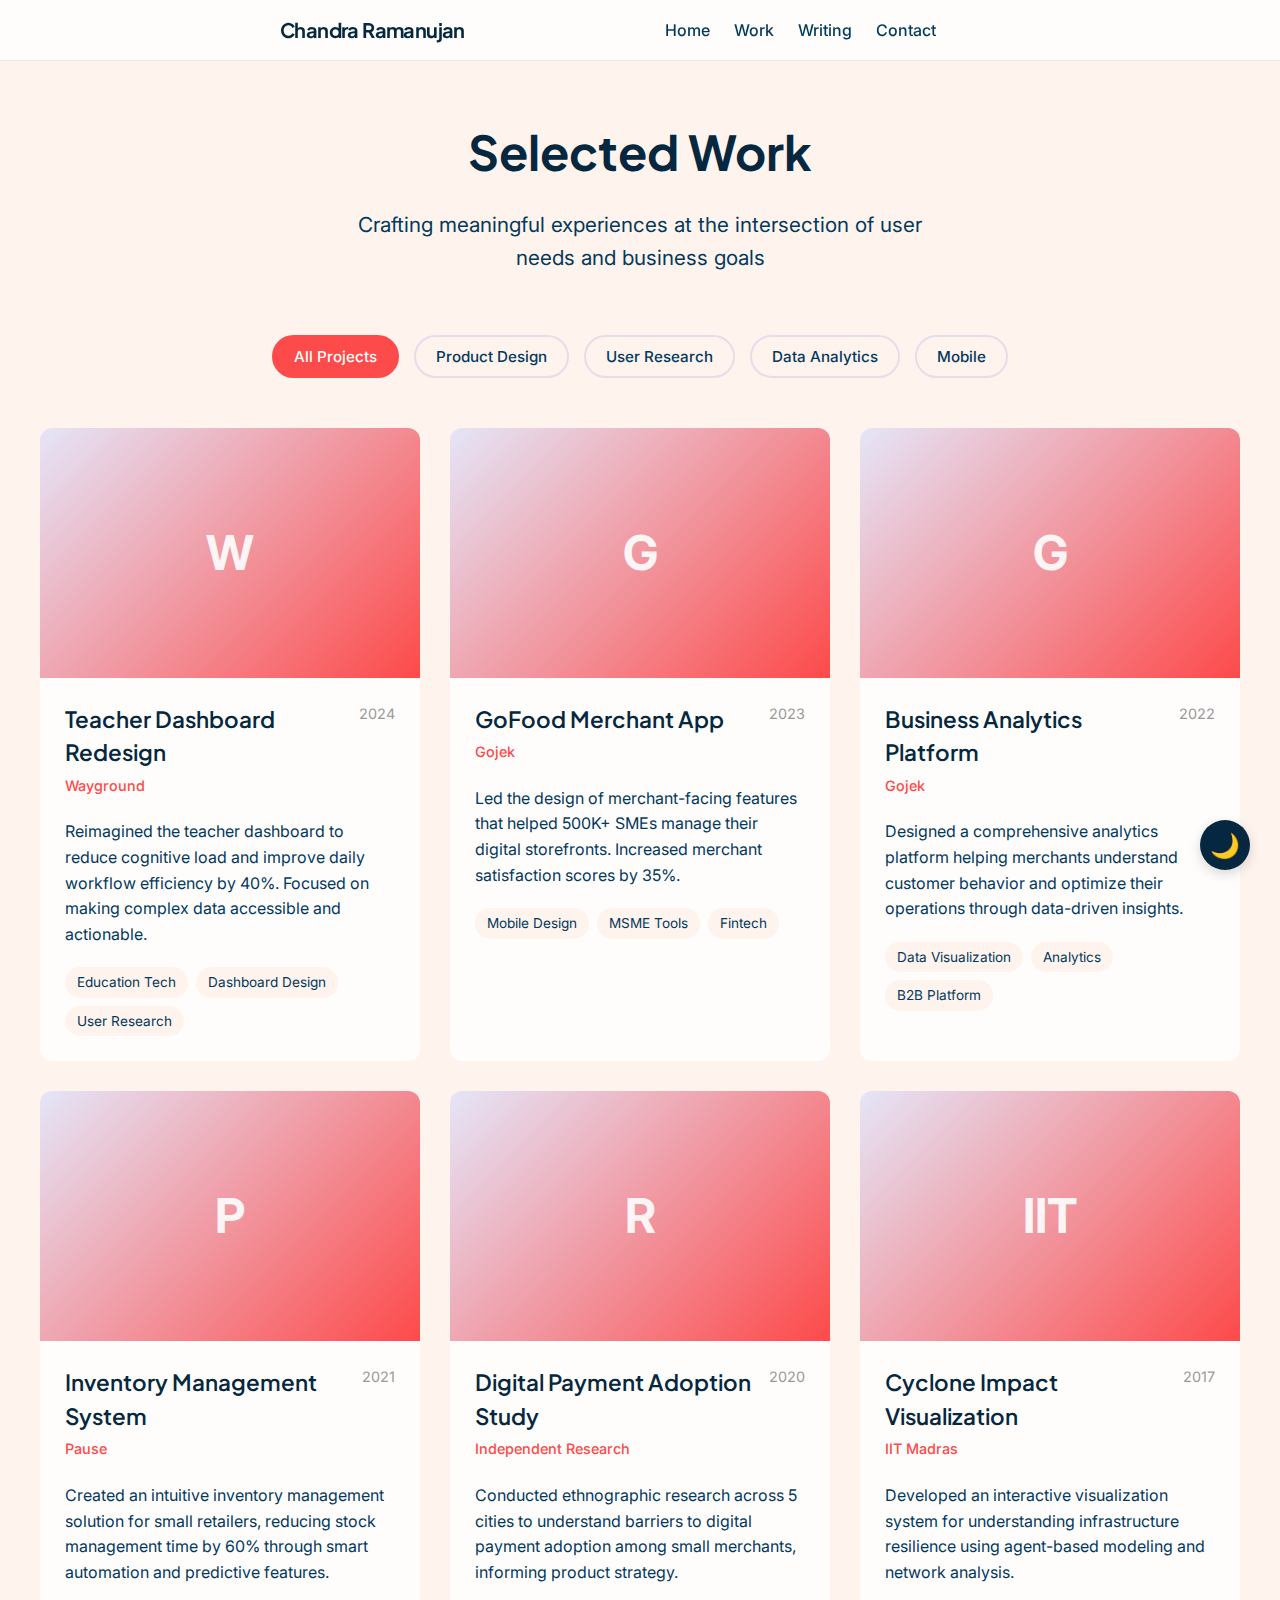
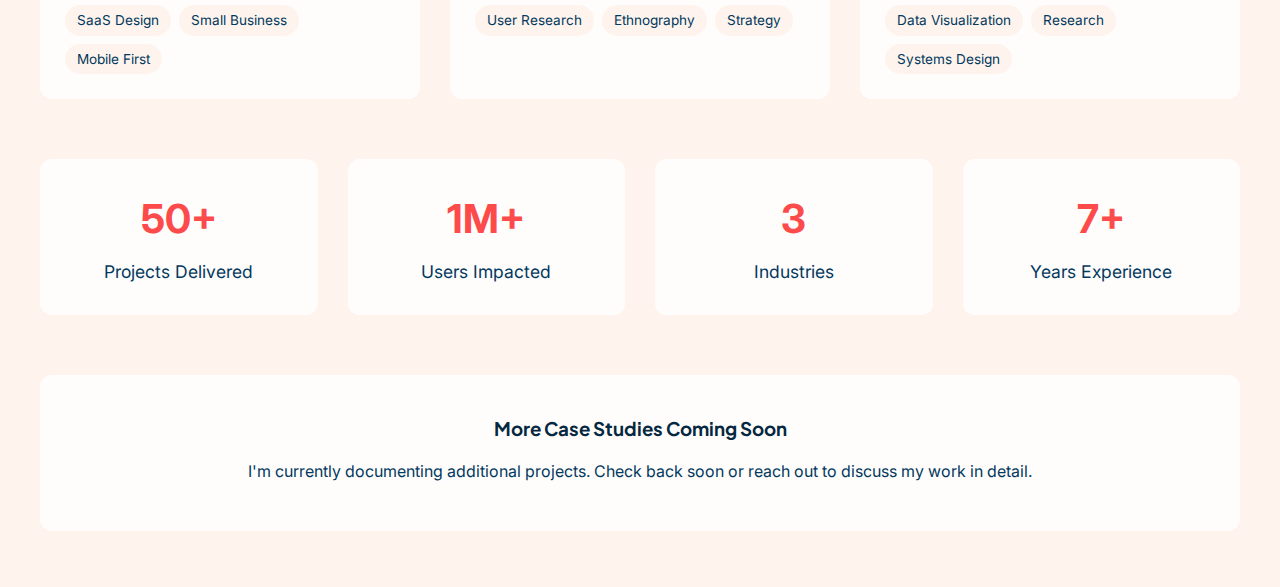
<file: work.html>
<!DOCTYPE html>
<html lang="en">

<head>
  <meta charset="utf-8">
  <meta http-equiv="X-UA-Compatible" content="IE=edge">
  <meta name="viewport" content="width=device-width, initial-scale=1">
  <title>Work - Chandra Ramanujan</title>
  <meta property="og:title" content="Work - Chandra Ramanujan" />
  <meta name="author" content="Chandra Ramanujan" />
  <meta property="og:locale" content="en_US" />
  <meta name="description" content="Portfolio of product design work spanning education, fintech, and small business tools" />
  <meta property="og:site_name" content="Chandra Ramanujan" />
  <meta name="twitter:card" content="summary" />
  <meta property="twitter:title" content="Work - Chandra Ramanujan" />
  
  <link rel="shortcut icon" type="image/x-icon" href="favicon.ico">
  <link rel="preconnect" href="https://fonts.googleapis.com">
  <link rel="preconnect" href="https://fonts.gstatic.com" crossorigin>
  <link href="https://fonts.googleapis.com/css2?family=Plus+Jakarta+Sans:wght@500;600;700;800&family=Inter:wght@400;500;600&display=swap" rel="stylesheet">
  <link rel="stylesheet" href="style.css">
  <link rel="stylesheet" href="fonts.css">
  <style>
    .work-container {
      max-width: 1200px;
      margin: 0 auto;
      padding: 40px 20px;
    }
    
    .work-hero {
      text-align: center;
      margin-bottom: 60px;
    }
    
    .work-hero h1 {
      font-size: 3em;
      margin-bottom: 20px;
      color: var(--text-color-dark);
      animation: fadeInUp 0.6s ease;
    }
    
    .work-hero p {
      font-size: 1.3em;
      color: var(--text-color);
      max-width: 600px;
      margin: 0 auto;
      line-height: 1.6;
      animation: fadeInUp 0.6s ease 0.1s both;
    }
    
    .filter-container {
      display: flex;
      justify-content: center;
      gap: 15px;
      margin-bottom: 50px;
      flex-wrap: wrap;
      animation: fadeInUp 0.6s ease 0.2s both;
    }
    
    .filter-btn {
      padding: 10px 20px;
      border: 2px solid var(--accent-color-light);
      background: transparent;
      color: var(--text-color);
      border-radius: 25px;
      cursor: pointer;
      transition: all 0.3s ease;
      font-size: 0.95em;
      font-weight: 500;
    }
    
    .filter-btn:hover {
      background: var(--accent-color-light);
      transform: translateY(-2px);
    }
    
    .filter-btn.active {
      background: var(--accent-color);
      color: white;
      border-color: var(--accent-color);
    }
    
    .projects-grid {
      display: grid;
      grid-template-columns: repeat(auto-fill, minmax(350px, 1fr));
      gap: 30px;
      margin-bottom: 60px;
    }
    
    .project-link {
      text-decoration: none;
      color: inherit;
      display: block;
    }
    
    .project-card {
      background: var(--overlay-color);
      border-radius: 12px;
      overflow: hidden;
      transition: all 0.3s ease;
      cursor: pointer;
      animation: fadeInUp 0.6s ease both;
      position: relative;
    }
    
    .project-card:hover, .project-link:hover .project-card {
      transform: translateY(-8px);
      box-shadow: 0 20px 40px rgba(0,0,0,0.1);
    }
    
    .project-card.hidden {
      display: none;
    }
    
    .project-image {
      width: 100%;
      height: 250px;
      background: linear-gradient(135deg, var(--accent-color-light), var(--accent-color));
      display: flex;
      align-items: center;
      justify-content: center;
      position: relative;
      overflow: hidden;
    }
    
    .project-image img {
      width: 100%;
      height: 100%;
      object-fit: cover;
    }
    
    .project-logo {
      font-size: 3em;
      color: white;
      font-weight: bold;
      opacity: 0.9;
    }
    
    .project-content {
      padding: 25px;
    }
    
    .project-header {
      display: flex;
      justify-content: space-between;
      align-items: start;
      margin-bottom: 15px;
    }
    
    .project-title {
      font-size: 1.4em;
      font-weight: 600;
      color: var(--text-color-dark);
      margin-bottom: 5px;
    }
    
    .project-company {
      color: var(--accent-color);
      font-size: 0.9em;
      font-weight: 500;
    }
    
    .project-year {
      color: var(--text-color-light);
      font-size: 0.9em;
    }
    
    .project-description {
      color: var(--text-color);
      line-height: 1.6;
      margin-bottom: 20px;
    }
    
    .project-tags {
      display: flex;
      flex-wrap: wrap;
      gap: 8px;
    }
    
    .project-tag {
      padding: 5px 12px;
      background: var(--background-color);
      color: var(--text-color);
      border-radius: 15px;
      font-size: 0.85em;
    }
    
    .case-study-badge {
      position: absolute;
      top: 20px;
      right: 20px;
      background: white;
      color: var(--accent-color);
      padding: 8px 16px;
      border-radius: 20px;
      font-size: 0.85em;
      font-weight: 600;
      opacity: 0;
      transition: opacity 0.3s ease;
    }
    
    .project-card:hover .case-study-badge {
      opacity: 1;
    }
    
    .coming-soon {
      text-align: center;
      padding: 40px;
      background: var(--overlay-color);
      border-radius: 12px;
      margin-top: 40px;
    }
    
    .coming-soon h3 {
      color: var(--text-color-dark);
      margin-bottom: 15px;
    }
    
    .coming-soon p {
      color: var(--text-color);
    }
    
    .stats-section {
      display: grid;
      grid-template-columns: repeat(auto-fit, minmax(200px, 1fr));
      gap: 30px;
      margin: 60px 0;
      text-align: center;
    }
    
    .stat-card {
      padding: 30px;
      background: var(--overlay-color);
      border-radius: 12px;
      animation: fadeInUp 0.6s ease both;
    }
    
    .stat-number {
      font-size: 2.5em;
      font-weight: bold;
      color: var(--accent-color);
      margin-bottom: 10px;
    }
    
    .stat-label {
      color: var(--text-color);
      font-size: 1.1em;
    }
    
    @keyframes fadeInUp {
      from {
        opacity: 0;
        transform: translateY(20px);
      }
      to {
        opacity: 1;
        transform: translateY(0);
      }
    }
    
    @media (max-width: 768px) {
      .projects-grid {
        grid-template-columns: 1fr;
      }
      
      .work-hero h1 {
        font-size: 2em;
      }
      
      .filter-container {
        padding: 0 10px;
      }
    }
  </style>
</head>
  
<body>
  <header class="site-header">
    <div class="wrapper">
      <a class="site-title" rel="author" href="/">Chandra Ramanujan</a>
     <nav class="site-nav">
  <div class="wrapper nav-wrapper">
    <input type="checkbox" id="nav-trigger" class="nav-trigger" />
    <label for="nav-trigger">
      <span class="menu-icon">
        <svg viewBox="0 0 18 15" width="18px" height="15px">
          <path d="M18,1.484c0,0.82-0.665,1.484-1.484,1.484H1.484C0.665,2.969,0,2.304,0,1.484l0,0C0,0.665,0.665,0,1.484,0 h15.032C17.335,0,18,0.665,18,1.484L18,1.484z M18,7.516C18,8.335,17.335,9,16.516,9H1.484C0.665,9,0,8.335,0,7.516l0,0 c0-0.82,0.665-1.484,1.484-1.484h15.032C17.335,6.031,18,6.696,18,7.516L18,7.516z M18,13.516C18,14.335,17.335,15,16.516,15H1.484 C0.665,15,0,14.335,0,13.516l0,0c0-0.82,0.665-1.483,1.484-1.483h15.032C17.335,12.031,18,12.695,18,13.516L18,13.516z"/>
        </svg>
      </span>
    </label>
    <div class="trigger">
      <a class="page-link" href="/">Home</a>
      <a class="page-link" href="work.html">Work</a>
      <a class="page-link" href="writing.html">Writing</a>
      <a class="page-link" href="contact.html">Contact</a>
    </div>
  </div>
</nav>

    </div>
  </header>
  
  <main class="page-content" aria-label="Content">
    <div class="work-container">
      
      <div class="work-hero">
        <h1>Selected Work</h1>
        <p>Crafting meaningful experiences at the intersection of user needs and business goals</p>
      </div>
      
      <div class="filter-container">
        <button class="filter-btn active" data-filter="all">All Projects</button>
        <button class="filter-btn" data-filter="product-design">Product Design</button>
        <button class="filter-btn" data-filter="user-research">User Research</button>
        <button class="filter-btn" data-filter="data-analytics">Data Analytics</button>
        <button class="filter-btn" data-filter="mobile">Mobile</button>
      </div>
      
      <div class="projects-grid">
        
        <!-- Wayground Project -->
        <a href="case-study-wayground.html" class="project-link">
          <div class="project-card" data-category="product-design user-research">
            <div class="project-image">
              <span class="case-study-badge">View Case Study →</span>
              <div class="project-logo">W</div>
            </div>
            <div class="project-content">
              <div class="project-header">
                <div>
                  <h3 class="project-title">Teacher Dashboard Redesign</h3>
                  <p class="project-company">Wayground</p>
                </div>
                <span class="project-year">2024</span>
              </div>
              <p class="project-description">
                Reimagined the teacher dashboard to reduce cognitive load and improve daily workflow efficiency by 40%. Focused on making complex data accessible and actionable.
              </p>
              <div class="project-tags">
                <span class="project-tag">Education Tech</span>
                <span class="project-tag">Dashboard Design</span>
                <span class="project-tag">User Research</span>
              </div>
            </div>
          </div>
        </a>
        
        <!-- Gojek Project 1 -->
        <div class="project-card" data-category="product-design mobile">
          <div class="project-image">
            <span class="case-study-badge">View Case Study →</span>
            <div class="project-logo">G</div>
          </div>
          <div class="project-content">
            <div class="project-header">
              <div>
                <h3 class="project-title">GoFood Merchant App</h3>
                <p class="project-company">Gojek</p>
              </div>
              <span class="project-year">2023</span>
            </div>
            <p class="project-description">
              Led the design of merchant-facing features that helped 500K+ SMEs manage their digital storefronts. Increased merchant satisfaction scores by 35%.
            </p>
            <div class="project-tags">
              <span class="project-tag">Mobile Design</span>
              <span class="project-tag">MSME Tools</span>
              <span class="project-tag">Fintech</span>
            </div>
          </div>
        </div>
        
        <!-- Gojek Project 2 -->
        <div class="project-card" data-category="data-analytics product-design">
          <div class="project-image">
            <span class="case-study-badge">View Case Study →</span>
            <div class="project-logo">G</div>
          </div>
          <div class="project-content">
            <div class="project-header">
              <div>
                <h3 class="project-title">Business Analytics Platform</h3>
                <p class="project-company">Gojek</p>
              </div>
              <span class="project-year">2022</span>
            </div>
            <p class="project-description">
              Designed a comprehensive analytics platform helping merchants understand customer behavior and optimize their operations through data-driven insights.
            </p>
            <div class="project-tags">
              <span class="project-tag">Data Visualization</span>
              <span class="project-tag">Analytics</span>
              <span class="project-tag">B2B Platform</span>
            </div>
          </div>
        </div>
        
        <!-- Pause Project -->
        <div class="project-card" data-category="product-design user-research mobile">
          <div class="project-image">
            <span class="case-study-badge">View Case Study →</span>
            <div class="project-logo">P</div>
          </div>
          <div class="project-content">
            <div class="project-header">
              <div>
                <h3 class="project-title">Inventory Management System</h3>
                <p class="project-company">Pause</p>
              </div>
              <span class="project-year">2021</span>
            </div>
            <p class="project-description">
              Created an intuitive inventory management solution for small retailers, reducing stock management time by 60% through smart automation and predictive features.
            </p>
            <div class="project-tags">
              <span class="project-tag">SaaS Design</span>
              <span class="project-tag">Small Business</span>
              <span class="project-tag">Mobile First</span>
            </div>
          </div>
        </div>
        
        <!-- Research Project -->
        <div class="project-card" data-category="user-research data-analytics">
          <div class="project-image">
            <span class="case-study-badge">View Case Study →</span>
            <div class="project-logo">R</div>
          </div>
          <div class="project-content">
            <div class="project-header">
              <div>
                <h3 class="project-title">Digital Payment Adoption Study</h3>
                <p class="project-company">Independent Research</p>
              </div>
              <span class="project-year">2020</span>
            </div>
            <p class="project-description">
              Conducted ethnographic research across 5 cities to understand barriers to digital payment adoption among small merchants, informing product strategy.
            </p>
            <div class="project-tags">
              <span class="project-tag">User Research</span>
              <span class="project-tag">Ethnography</span>
              <span class="project-tag">Strategy</span>
            </div>
          </div>
        </div>
        
        <!-- Academic Project -->
        <div class="project-card" data-category="data-analytics">
          <div class="project-image">
            <span class="case-study-badge">View Case Study →</span>
            <div class="project-logo">IIT</div>
          </div>
          <div class="project-content">
            <div class="project-header">
              <div>
                <h3 class="project-title">Cyclone Impact Visualization</h3>
                <p class="project-company">IIT Madras</p>
              </div>
              <span class="project-year">2017</span>
            </div>
            <p class="project-description">
              Developed an interactive visualization system for understanding infrastructure resilience using agent-based modeling and network analysis.
            </p>
            <div class="project-tags">
              <span class="project-tag">Data Visualization</span>
              <span class="project-tag">Research</span>
              <span class="project-tag">Systems Design</span>
            </div>
          </div>
        </div>
        
      </div>
      
      <div class="stats-section">
        <div class="stat-card">
          <div class="stat-number">50+</div>
          <div class="stat-label">Projects Delivered</div>
        </div>
        <div class="stat-card">
          <div class="stat-number">1M+</div>
          <div class="stat-label">Users Impacted</div>
        </div>
        <div class="stat-card">
          <div class="stat-number">3</div>
          <div class="stat-label">Industries</div>
        </div>
        <div class="stat-card">
          <div class="stat-number">7+</div>
          <div class="stat-label">Years Experience</div>
        </div>
      </div>
      
      <div class="coming-soon">
        <h3>More Case Studies Coming Soon</h3>
        <p>I'm currently documenting additional projects. Check back soon or reach out to discuss my work in detail.</p>
      </div>
      
    </div>
  </main>
  
  <script>
    // Filter functionality
    const filterBtns = document.querySelectorAll('.filter-btn');
    const projectCards = document.querySelectorAll('.project-card');
    
    filterBtns.forEach(btn => {
      btn.addEventListener('click', () => {
        // Update active button
        filterBtns.forEach(b => b.classList.remove('active'));
        btn.classList.add('active');
        
        // Filter projects
        const filter = btn.getAttribute('data-filter');
        
        projectCards.forEach((card, index) => {
          if (filter === 'all') {
            card.classList.remove('hidden');
            card.style.animationDelay = `${index * 0.1}s`;
          } else {
            const categories = card.getAttribute('data-category');
            if (categories && categories.includes(filter)) {
              card.classList.remove('hidden');
              card.style.animationDelay = `${index * 0.1}s`;
            } else {
              card.classList.add('hidden');
            }
          }
        });
      });
    });
    
    // Add click handlers for project cards
    projectCards.forEach(card => {
      card.addEventListener('click', () => {
        // In a real implementation, this would navigate to the case study
        console.log('Navigate to case study');
      });
    });
    
    // Add stagger animation on load
    projectCards.forEach((card, index) => {
      card.style.animationDelay = `${0.3 + index * 0.1}s`;
    });
  </script>
<script src="theme-toggle.js"></script>
</body>
</html>
</file>
<file: style.css>
html{
  --background-color: #fff4ed;
  --foreground-color: #240909;
  --text-color-dark: #052840;
  --text-color: #02395E;
  --text-color-light: #999;
  --accent-color-dark: #940f0f;
  --accent-color: #fd4a4a;
  --accent-color-light: rgb(0 22 216 / 10%);
  --overlay-color: rgba(255, 255, 255, .8);
  --overlay-edge-color: rgba(0, 0, 0, .08)
}

.dark-only{
  display: none;
}

.display-photo{
  width: 120px;
  height: 120px;
  border-radius: 100px;
}

@media (prefers-color-scheme: dark){
  html{
      --background-color: #19182b;
      --foreground-color: rgba(0, 0, 0, 0.3);
      --text-color-dark: rgba(255, 255, 255, 1);
      --text-color: rgba(255, 255, 255, .85);
      --text-color-light: rgba(255, 255, 255, .7);
      --accent-color-dark: #b91d1d;
      --accent-color: #ff4343;
      --accent-color-light: #ff78781a;
      --overlay-color: rgba(0, 0, 0, .2);
      --overlay-edge-color: rgba(255, 255, 255, .2)
  }

  .dark-only{
    display: block;
}


.light-only{
  display: none !important;
}
}


.mobile-only{
display:none
}
@media screen and (max-width: 600px){

.mobile-only{
    display:flex
}

@media (prefers-color-scheme: light){
  .dark-only{
    display: none;
}
}

.desktop-only{
    display:none
}
}



blockquote,body,dd,dl,figure,h1,h2,h3,h4,h5,h6,hr,ol,p,pre,ul{
margin:0;
padding:0
}
sup{
padding:1px 4px;
background-color:var(--accent-color-light);
border-radius:3px;
font-weight:bold;
display:inline-block;
vertical-align:baseline
}
input:focus,select:focus,textarea:focus,[contenteditable]{
outline:none
}
body{
font:400 16px/1.5 -apple-system,BlinkMacSystemFont,"Segoe UI","Roboto","Oxygen","Ubuntu","Cantarell","Fira Sans","Droid Sans","Helvetica Neue",sans-serif;
color:var(--text-color);
background-color:var(--background-color);
-webkit-text-size-adjust:100%;
font-feature-settings:'salt' on, 'ss01' on, 'ss02' on, 'ss06' on, 'ss07' on;
font-kerning:normal;
display:flex;
min-height:100vh;
flex-direction:column
}
.tag{
font-size:11px;
color:var(--accent-color-dark);
background:var(--accent-color-light);
border-radius:4px;
margin:0 0 0 12px;
padding:4px 8px 4px 8px;
transition:0.2s;
font-weight:600;
text-transform:uppercase;
display:inline-block
}
a:visited.tag{
color:var(--accent-color-dark);
background:255,255,255,0.1
}
.tag::before{
content:" • ";
position:absolute;
color:var(--accent-color);
padding-right:33px;
transform:translate(-50%, -5%)
}
.tag:hover,a:visited.tag:hover{
color:var(--accent-color);
background-color:var(--accent-color-light)
}
.sub-title{
font-family:-apple-system,BlinkMacSystemFont,"Segoe UI","Roboto","Oxygen","Ubuntu","Cantarell","Fira Sans","Droid Sans","Helvetica Neue",sans-serif;
font-size:20px;
color:var(--text-color);
padding: 8px 0px;
}
main{
display:block;
margin-top:60px
}
@media screen and (max-width: 600px){
main{
    margin-top:20px
}
}
img{
border-radius:4px;
width:100%;
vertical-align:middle;
margin:16px 0 8px
}
.post img{
transition:0.1s
}
.post img:hover{
margin-left:auto;
margin-right:auto
}
iframe,video{
width:100%;
vertical-align:middle;
margin:16px 0 8px
}
time{
display:inline
}
figure>img{
display:block
}
figcaption{
font-size:14px
}
ol,ul{
margin-left:16px
}
li>ul,li>ol{
margin-bottom:0
}
a{
color:var(--accent-color);
text-decoration:none
}
a:visited{
color:var(--accent-color-dark)
}
a:hover{
color:var(--accent-color-dark);
text-decoration:none
}
.social-media-list a:hover{
text-decoration:none
}
.social-media-list a:hover .username{
text-decoration:underline
}
blockquote{
color:var(--accent-color-dark);
border-left:4px solid #fff;
padding:8px 16px;
font-size:18px;
border-left:3px solid var(--accent-color);
margin-top:16px;
margin-bottom:16px !important;
background-color:var(--accent-color-light)
}
blockquote>:last-child{
margin-bottom:0
}
blockquote h5{
margin-top:-6px
}
code,pre{
font-size:15px;
border-radius:3px;
background-color:#d5c0fe;
color:var(--text-color-dark)
}
code{
padding:1px 5px
}
pre{
padding:8px 12px;
overflow-x:auto
}
pre>code{
border:0;
padding-right:0;
padding-left:0
}
.wrapper{
z-index: 2;
max-width:720px;
margin-right:auto;
margin-left:auto;
padding-right:32px;
padding-left:32px
}
@media screen and (min-width: 800px){
.wrapper{
    padding-right:64px;
    padding-left:64px
}
}
.wrapper:after,.footer-col-wrapper:after{
content:"";
display:table;
clear:both
}
.orange{
color:#f66a0a
}
.red{
color:#f86b6b
}
.grey{
color:#fdfdfe
}
.svg-icon{
width:24px;
height:24px;
display:inline-block;
border-radius:4px;
fill:currentColor;
padding:8px 0 0 8px;
vertical-align:text-bottom
}
table{
margin-bottom:16px;
width:100%;
text-align:left;
color:var(--text-color);
border-collapse:collapse;
border:1px solid var(--accent-color-light)
}
table tr:nth-child(even){
background-color:var(--accent-color-light)
}
table td,table th{
padding:5.3333333333px 8px
}
table th{
color:var(--background-color);
background-color:var(--accent-color-dark);
border:1px solid var(--accent-color-light);
border-bottom-color:#e0dee3
}
table td{
border:1px solid var(--accent-color)
}
Headings h1,h2,h3,h4,h5{
font-family:-apple-system,BlinkMacSystemFont,"Segoe UI","Roboto","Oxygen","Ubuntu","Cantarell","Fira Sans","Droid Sans","Helvetica Neue",sans-serif;
font-weight:700;
color:var(--text-color-dark)
}
h2{
margin-top:1em;
margin-bottom:0.2em
}
h5{
color:var(--text-color);
font-weight:700;
margin-bottom:8px;
text-transform:uppercase;
letter-spacing:.02em;
font-size:14.4px
}
@media screen and (min-width: 800px){
h5{
    font-size:14.4px
}
}
h5 a{
transition:0.1s;
color:var(--accent-color)
}
h5 a:visited{
color:var(--accent-color)
}
h5 a:hover{
color:var(--accent-color-dark)
}
.post-content li{
transform:translateX(-16px)
}
.post-content li::marker{
margin:50px;
color:var(--accent-color)
}
.highlight,blockquote,dl,figure,li,ol,p,pre,ul{
margin-bottom:8px
}
.post-content h1,.post-title{
font-family:-apple-system,BlinkMacSystemFont,"Segoe UI","Roboto","Oxygen","Ubuntu","Cantarell","Fira Sans","Droid Sans","Helvetica Neue",sans-serif;
font-weight:700;
margin-top:0.5em;
margin-bottom:0.25em;
letter-spacing:0 !important;
font-size:36px;
letter-spacing:-1px;
line-height:1;
color:var(--text-color-dark)
}
@media screen and (min-width: 800px){
.post-content h1,.post-title{
    font-size:36px
}
}
.post-content a{
border-bottom:2px solid var(--background-color);
transition:.2s
}
.post-content a:hover{
color:var(--accent-color);
border-bottom:2px solid var(--accent-color)
}
.post-content h2{
margin-top:18px;
font-size:28px
}
@media screen and (min-width: 800px){
.post-content h2{
    font-size:32px
}
}
.post-content h3{
font-weight:700;
margin-bottom:4px;
margin-top:20px;
font-size:22px
}
@media screen and (min-width: 800px){
.post-content h3{
    font-size:26px
}
}
.post-content h4{
font-weight:700;
margin-bottom:4px;
margin-top:18px;
font-size:18px
}
@media screen and (min-width: 800px){
.post-content h4{
    font-size:19.2px
}
}
.post-content h6{
font-weight:400;
margin-bottom:32px;
border-left:3px solid var(--accent-color);
padding-left:8px;
line-height:1.6;
color:var(--accent-color);
font-size:12.8px
}
@media screen and (min-width: 800px){
.post-content h6{
    font-size:14.4px
}
.post-content h6 strong{
    color:var(--text-color-dark)
}
}

.loginbutton{
font-weight: 500;
font-size: 16px;
text-align: center;
padding: 10px 20px;
border-radius: 40px;
background-color:var(--overlay-color);
border: 1px solid var(--overlay-edge-color);
color:var(--text-color-dark);
opacity: .7;
transition: .2s;
margin-left: -4px;
margin-right: 8px;
}

.loginbutton:hover{
opacity: 1;
transform: translateY(-2px);
}

.redbutton{
color: var(--background-color);
background-color: var(--delete-red);
border: 1px solid var(--overlay-edge-color);
}

.hidden-article{
display: none;
opacity: .5 !important;
}

.vertical{
padding-left:12px;
display: flex;
flex-direction: column;
}

.usercontainer{
display:flex;
width:fit-content;
flex-direction:row;
align-items:center;
background-color:var(--overlay-color);
border: 1px solid var(--overlay-edge-color);
border-radius:36px;
padding:6px 20px 6px 6px
}
.displaynone{
display:none
}
.username{
color:var(--text-color-dark); 
}

.userstatus{
font-size: 12px;
font-weight: 500;
color:var(--accent-color-dark); 
}

.userphoto{
width:36px;
height:36px;
margin:0;
border-radius:20px;
border-radius:36px
}
.loader{
border:16px solid #f3f3f3;
border-top:16px solid #3498db;
border-radius:50%;
width:60px;
height:60px;
animation:spin 2s linear infinite;
position:absolute;
top:50%;
right:50%;
transform:translate(50%, -50%)
}
@keyframes spin{
0%{
    transform:rotate(0deg)
}
100%{
    transform:rotate(360deg)
}
}

.animated {
-webkit-animation-duration: .5s;
animation-duration: .5s;
-webkit-animation-fill-mode: both;
animation-fill-mode: both;
}

.animated-slow{
-webkit-animation-duration: 1.5s;
animation-duration: 1.5s;
-webkit-animation-fill-mode: both;
animation-fill-mode: both;
}

@-webkit-keyframes fadeInUp {
0% {
   opacity: 0;
   -webkit-transform: translateY(20px);
}
80% {
   opacity: 1;
   -webkit-transform: translateY(-3px);
}
100% {
  opacity: 1;
  -webkit-transform: translateY(0);
}
}

@keyframes fadeInUp {
0% {
   opacity: 0;
   transform: translateY(20px);
}
80% {
  opacity: .8;
  transform: translateY(-3px);
}
100% {
 opacity: 1;
 transform: translateY(0);
}
}

.fadeInUp {
-webkit-animation-name: fadeInUp;
animation-name: fadeInUp;
}

@-webkit-keyframes fadeIn {
0% {
   opacity: 0;
}
100% {
   opacity: 1;
}
}

@keyframes fadeIn {
0% {
   opacity: 0;
}
100% {
   opacity: 1;
}
}

.fadeIn {
-webkit-animation-name: fadeIn;
animation-name: fadeIn;
}

.tabswitcher{
display:flex;
position:sticky;
bottom:0;
left:0;
right:0;
backdrop-filter:blur(10px);
-webkit-backdrop-filter:blur(10px);
background:var(--overlay-color);
border-top:1px solid var(--overlay-edge-color);
color:var(--text-color-light)
}
.tab{
display:flex;
flex-grow:1;
flex-direction:column
}
.tab-img{
height:32px;
width:32px;
align-self:center;
margin-top:12px
}
.tab-img-inactive{
filter:grayscale(1);
-webkit-filter:grayscale(1);
opacity:50%
}
.tab-text{
font-weight:600;
font-size:10px;
text-align:center;
color:var(--text-color-light)
}

.footer-img{
margin: -180px 0 0 0;
z-index: -1;
}


.site-header{
position:fixed;
right:0;
left:0;
min-height:60px;
line-height:60px;
background:var(--overlay-color);
border-bottom:1px solid var(--overlay-edge-color);
backdrop-filter:blur(10px);
-webkit-backdrop-filter:blur(10px);
z-index:10
}
@media screen and (max-width: 600px){
.site-header{
    position:relative
}
}
.site-title{
color:var(--text-color-dark);
font-size:20px;
font-family:-apple-system,BlinkMacSystemFont,"Segoe UI","Roboto","Oxygen","Ubuntu","Cantarell","Fira Sans","Droid Sans","Helvetica Neue",sans-serif;
font-weight:800;
letter-spacing:-0.02em;
margin-bottom:0;
float:left;
vertical-align:middle
}
@media screen and (max-width: 600px){
.site-title{
    padding-right:45px
}
}
.site-title,.site-title:visited{
color:var(--text-color-dark)
}
.site-nav{
position:absolute;
right:8px;
background-color:var(--background-color);
border-radius:24px;
text-align:right
}
.site-nav .nav-trigger{
display:none
}
.site-nav .menu-icon{
float:right;
width:36px;
height:26px;
line-height:0;
padding-top:10px;
text-align:center
}
.site-nav .menu-icon>svg path{
fill:var(--accent-color-light)
}
.site-nav label[for="nav-trigger"]{
display:block;
float:right;
width:36px;
height:36px;
z-index:2;
cursor:pointer
}
.site-nav input ~ .trigger{
clear:both;
display:none
}
.site-nav input:checked ~ .trigger{
display:block;
padding-bottom:5px
}
.site-nav .page-link{
color:var(--text-color);
line-height:1.5;
display:block;
padding:5px 10px;
margin-left:20px
}
.site-nav .page-link:not(:last-child){
margin-right:0
}
@media screen and (min-width: 600px){
.site-nav{
    position:static;
    float:right;
    border:none;
    background-color:inherit
}
.site-nav label[for="nav-trigger"]{
    display:none
}
.site-nav .menu-icon{
    display:none
}
.site-nav input ~ .trigger{
    display:block
}
.site-nav .page-link{
    display:inline;
    padding:0;
    margin-left:auto
}
.site-nav .page-link:not(:last-child){
    margin-right:20px
}
}
.site-footer{
padding:16px 0;
background:var(--overlay-color);
border-top:1px solid var(--overlay-edge-color);
color:var(--text-color-light)
}
.footer-heading{
color:var(--text-color);
font-size:18px;
margin-bottom:8px
}
.contact-list,.social-media-list{
list-style:none;
margin-left:0
}
.footer-col-wrapper{
font-size:15px;
margin-left:-8px
}
.footer-col{
width:-webkit-calc(100% - (16px / 2));
width:calc(100% - (16px / 2));
margin-bottom:8px;
padding-left:8px
}
.footer-col-1,.footer-col-2{
width:-webkit-calc(50% - (16px / 2));
width:calc(50% - (16px / 2))
}
.footer-col-3{
width:-webkit-calc(100% - (16px / 2));
width:calc(100% - (16px / 2))
}
@media screen and (min-width: 800px){
.footer-col-1{
    width:-webkit-calc(35% - (16px / 2));
    width:calc(35% - (16px / 2))
}
.footer-col-2{
    width:-webkit-calc(20% - (16px / 2));
    width:calc(20% - (16px / 2))
}
.footer-col-3{
    width:-webkit-calc(45% - (16px / 2));
    width:calc(45% - (16px / 2))
}
}
@media screen and (min-width: 600px){
.footer-col{
    float:left
}
}
.intro{
padding:32px 0;
flex-grow:1
}
.home{
flex-grow:1;
max-width:360px
}
.home-flex-wrapper{
display:flex;
flex-direction:row
}
@media screen and (max-width: 600px){
.home-flex-wrapper{
    display:flex;
    flex-direction:column
}
.intro{
    max-width:none;
    padding:4px 0 32px 0;
    flex-grow:none
}
.home{
    flex-grow:1;
    max-width:none
}
}
.page-content{
padding:16px 0;
flex:1 0 auto
}
.page-heading{
font-size:32px
}
.post-list-heading{
font-size:28px
}
.post-list{
display:flex;
flex-direction:column;
margin-left:0;
list-style:none
}
.post-list>li{
margin-bottom:16px
}
.post-meta{
font-weight:600;
font-size:12px;
color:var(--accent-color);
opacity:.75;
margin:-4px 0 0
}
.post-link{
color:var(--text-color-dark) !important;
display:block;
font-size:16px
}
.post-item{
display:flex;
padding:8px 0;
transition:0.2s;
border-radius:4px
}
.post-item-text{
display:block;
margin:0
}
.thumbnail{
padding:0;
border-radius:4px;
width:48px;
height:48px;
margin:0 16px 0 0;
border:1px solid rgba(100,100,100,0.2) inset
}
.post-header{
margin-bottom:16px
}
.social-media-list{
display:table;
margin:0 0 0 -4px;
}
.social-media-list li{
float:left;
margin:0 5px
}
.social-media-list li:first-of-type{
margin-left:0
}
.social-media-list li:last-of-type{
margin-right:8px
}
.social-media-list li a{
display:block;
padding:4px 0 0 4px
}
.social-media-list li .svg-icon{
fill:var(--accent-color);
background-color: var(--overlay-color);
}
.social-media-list li:hover .svg-icon{
fill:var(--accent-color);
background-color: var(--accent-color-light)
}
@media screen and (min-width: 800px){
.one-half{
    width:-webkit-calc(50% - (16px / 2));
    width:calc(50% - (16px / 2))
}
}
.highlight{
background:#fff
}
.highlighter-rouge .highlight{
background:#21244c
}
.highlight .c{
color:#998;
font-style:italic
}
.highlight .err{
color:#a61717;
background-color:#e3d2d2
}
.highlight .k{
font-weight:bold
}
.highlight .o{
font-weight:bold
}
.highlight .cm{
color:#998;
font-style:italic
}
.highlight .cp{
color:#999;
font-weight:bold
}
.highlight .c1{
color:#998;
font-style:italic
}
.highlight .cs{
color:#999;
font-weight:bold;
font-style:italic
}
.highlight .gd{
color:#000;
background-color:#fdd
}
.highlight .gd .x{
color:#000;
background-color:#faa
}
.highlight .ge{
font-style:italic
}
.highlight .gr{
color:#a00
}
.highlight .gh{
color:#999
}
.highlight .gi{
color:#000;
background-color:#dfd
}
.highlight .gi .x{
color:#000;
background-color:#afa
}
.highlight .go{
color:#888
}
.highlight .gp{
color:#555
}
.highlight .gs{
font-weight:bold
}
.highlight .gu{
color:#aaa
}
.highlight .gt{
color:#a00
}
.highlight .kc{
font-weight:bold
}
.highlight .kd{
font-weight:bold
}
.highlight .kp{
font-weight:bold
}
.highlight .kr{
font-weight:bold
}
.highlight .kt{
color:#458;
font-weight:bold
}
.highlight .m{
color:#099
}
.highlight .s{
color:#d14
}
.highlight .na{
color:teal
}
.highlight .nb{
color:#0086B3
}
.highlight .nc{
color:#458;
font-weight:bold
}
.highlight .no{
color:teal
}
.highlight .ni{
color:purple
}
.highlight .ne{
color:#900;
font-weight:bold
}
.highlight .nf{
color:#900;
font-weight:bold
}
.highlight .nn{
color:#555
}
.highlight .nt{
color:navy
}
.highlight .nv{
color:teal
}
.highlight .ow{
font-weight:bold
}
.highlight .w{
color:#bbb
}
.highlight .mf{
color:#099
}
.highlight .mh{
color:#099
}
.highlight .mi{
color:#099
}
.highlight .mo{
color:#099
}
.highlight .sb{
color:#d14
}
.highlight .sc{
color:#d14
}
.highlight .sd{
color:#d14
}
.highlight .s2{
color:#d14
}
.highlight .se{
color:#d14
}
.highlight .sh{
color:#d14
}
.highlight .si{
color:#d14
}
.highlight .sx{
color:#d14
}
.highlight .sr{
color:#009926
}
.highlight .s1{
color:#d14
}
.highlight .ss{
color:#990073
}
.highlight .bp{
color:#999
}
.highlight .vc{
color:teal
}
.highlight .vg{
color:teal
}
.highlight .vi{
color:teal
}
.highlight .il{
color:#099
}
.pell-button{
width:36px;
height:20px;
border:0px;
background:none;
border-right:1px solid #eee;
padding-right:6px;
padding-left:6px;
color:var(--text-color);
font-size:1.15em
}
.pell-button:last-of-type{
border-right:none
}
.pell-actionbar{
background:var(--overlay-color);
border:1px solid #eee;
width:fit-content;
border-radius:4px;
padding:5px 4px 4px 4px;
box-shadow:0px 1px 2px 1px rgba(0,0,0,0.05);
-webkit-box-shadow:0px 1px 2px 1px rgba(0,0,0,0.05);
-moz-box-shadow:0px 1px 2px 1px rgba(0,0,0,0.05)
}
.hidden{
opacity:0;
margin-bottom: -24px;
}
@counter-style red-circle{
system:cyclic;
symbols:"\2B55";
suffix:" "
}
@counter-style green-circle{
system:cyclic;
symbols:"\1F7E2";
suffix:" "
}
li.todo{
list-style-type:red-circle
}
li.todo.done{
list-style-type:green-circle;
text-decoration:line-through;
opacity:.75
}
</file>
<file: fonts.css>
/* Google Fonts Import with explicit font-display */
@import url('https://fonts.googleapis.com/css2?family=Plus+Jakarta+Sans:wght@500;600;700;800&family=Inter:wght@400;500;600&display=swap');

/* Universal font override - Inter for everything by default */
*, *::before, *::after {
  font-family: 'Inter', -apple-system, BlinkMacSystemFont, "Segoe UI", "Roboto", sans-serif !important;
}

/* Body font with full shorthand override */
body {
  font: 400 16px/1.5 'Inter', -apple-system, BlinkMacSystemFont, "Segoe UI", "Roboto", sans-serif !important;
}

/* Headings get Plus Jakarta Sans */
h1, h2, h3, h4, h5, h6, .site-title, .post-title, .post-title a {
  font-family: 'Plus Jakarta Sans', -apple-system, BlinkMacSystemFont, "Segoe UI", "Roboto", sans-serif !important;
}

/* Typography improvements for both themes */
.site-title {
  font-family: 'Plus Jakarta Sans', -apple-system, sans-serif !important;
  font-weight: 700 !important;
  letter-spacing: -0.03em;
}

.post-title, .post-title a {
  font-family: 'Plus Jakarta Sans', -apple-system, sans-serif !important;
  font-weight: 600 !important;
}

.site-nav .page-link {
  font-family: 'Inter', -apple-system, sans-serif !important;
  font-weight: 500 !important;
}

/* Better font rendering for both themes */
[data-theme="dark"] {
  -webkit-font-smoothing: antialiased;
  -moz-osx-font-smoothing: grayscale;
}

[data-theme="light"] {
  -webkit-font-smoothing: auto;
  -moz-osx-font-smoothing: auto;
}
</file>
